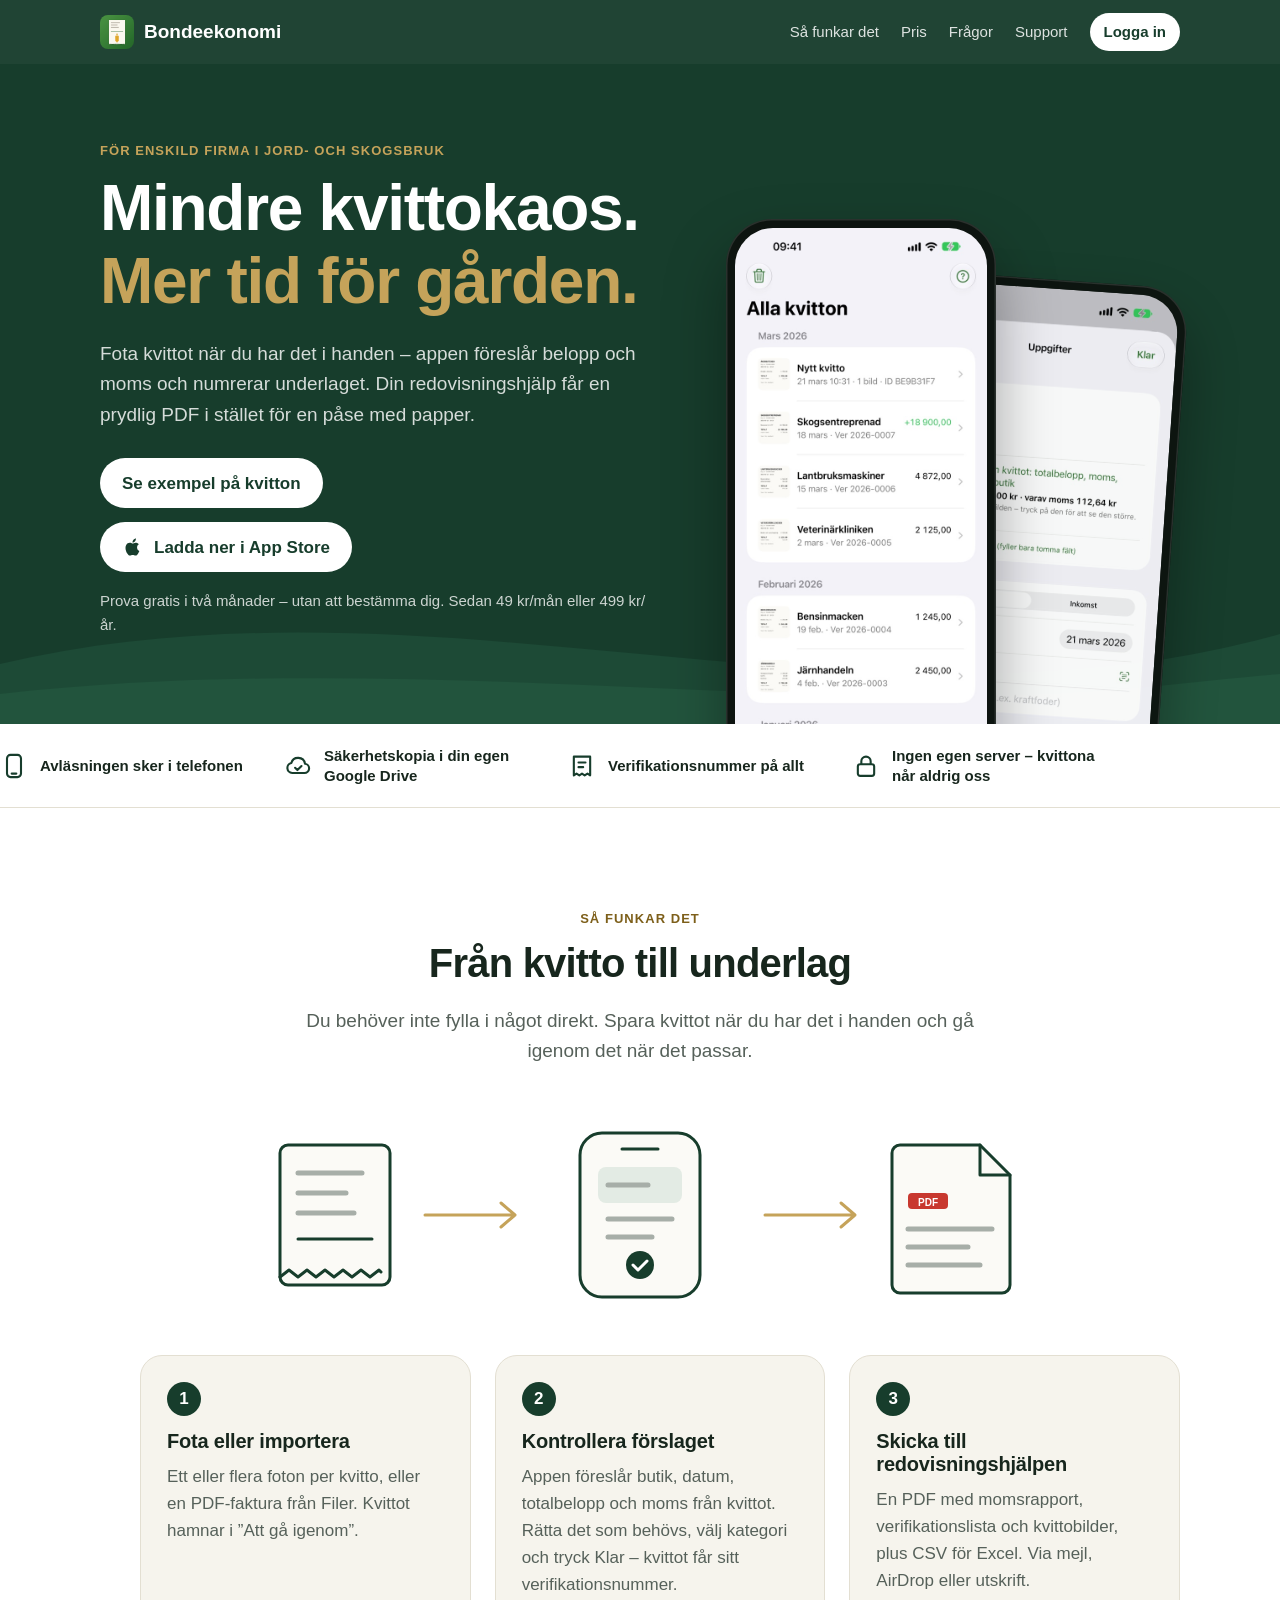
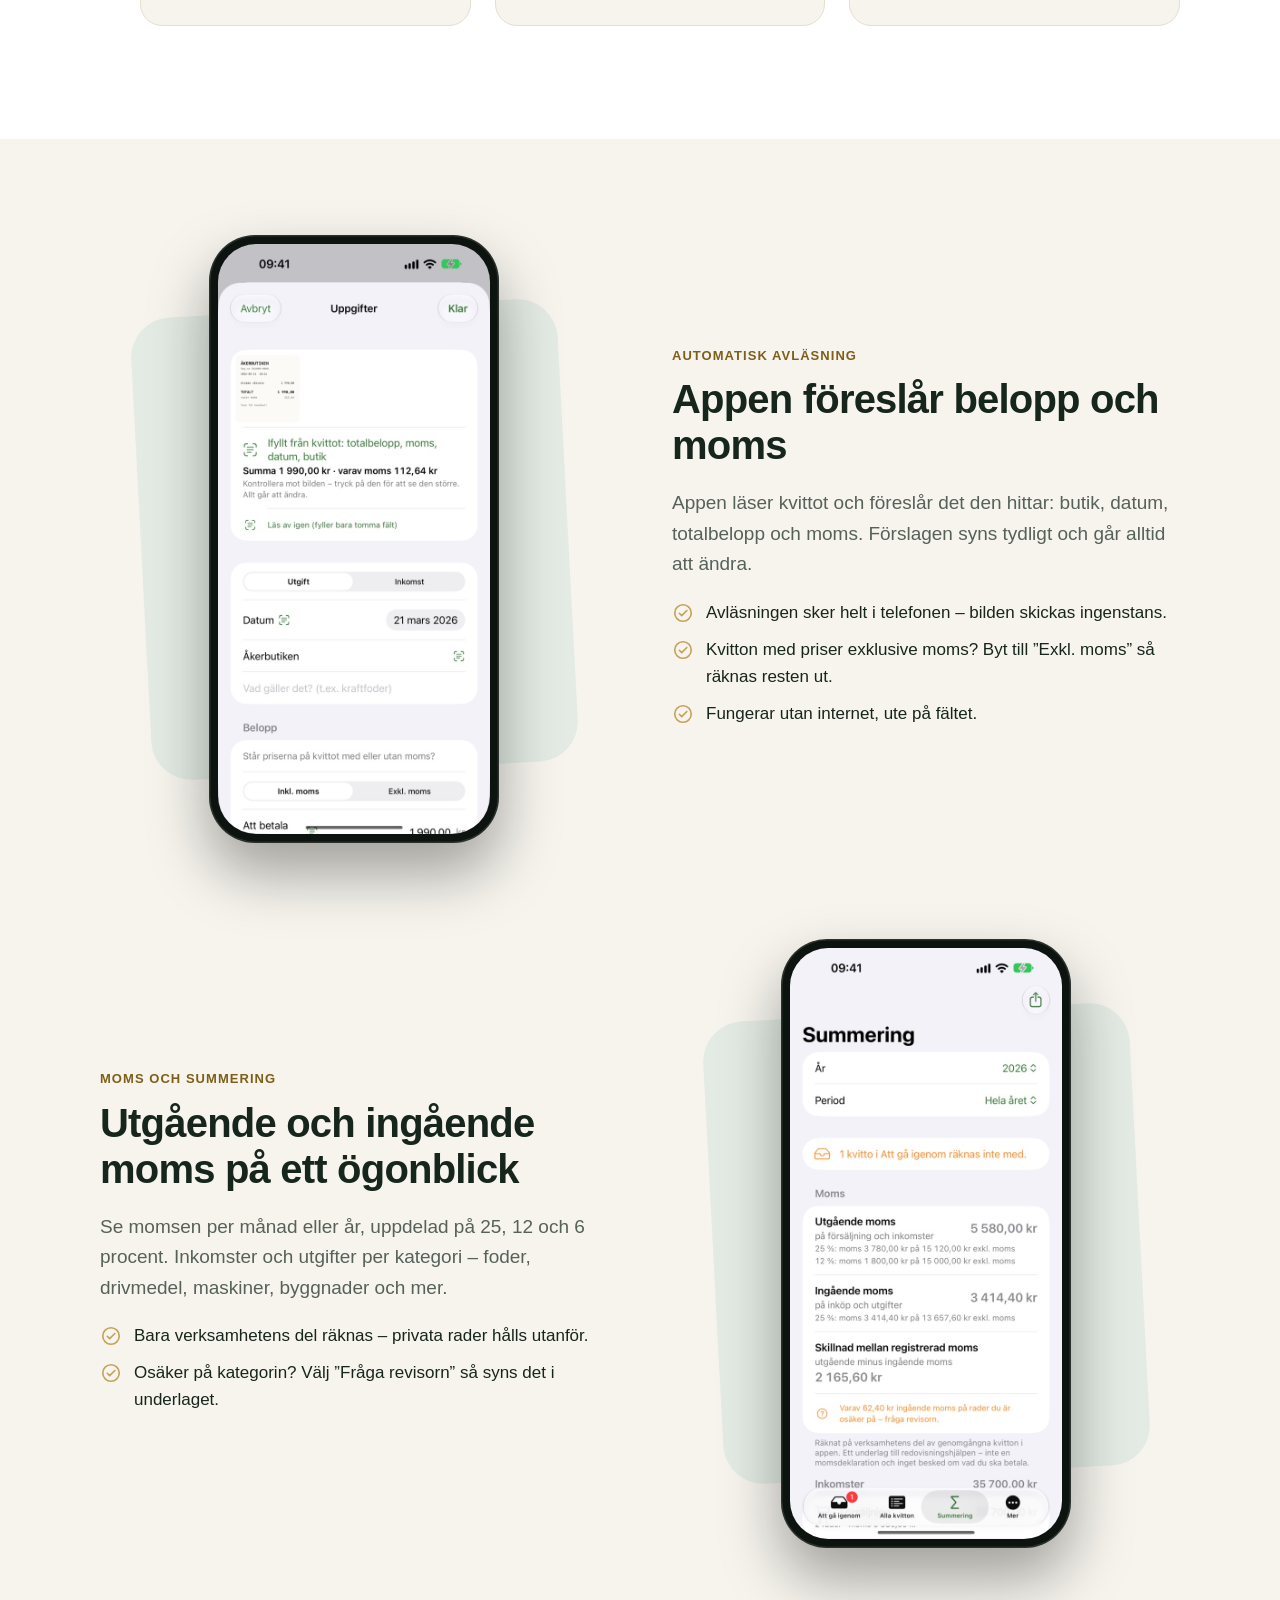
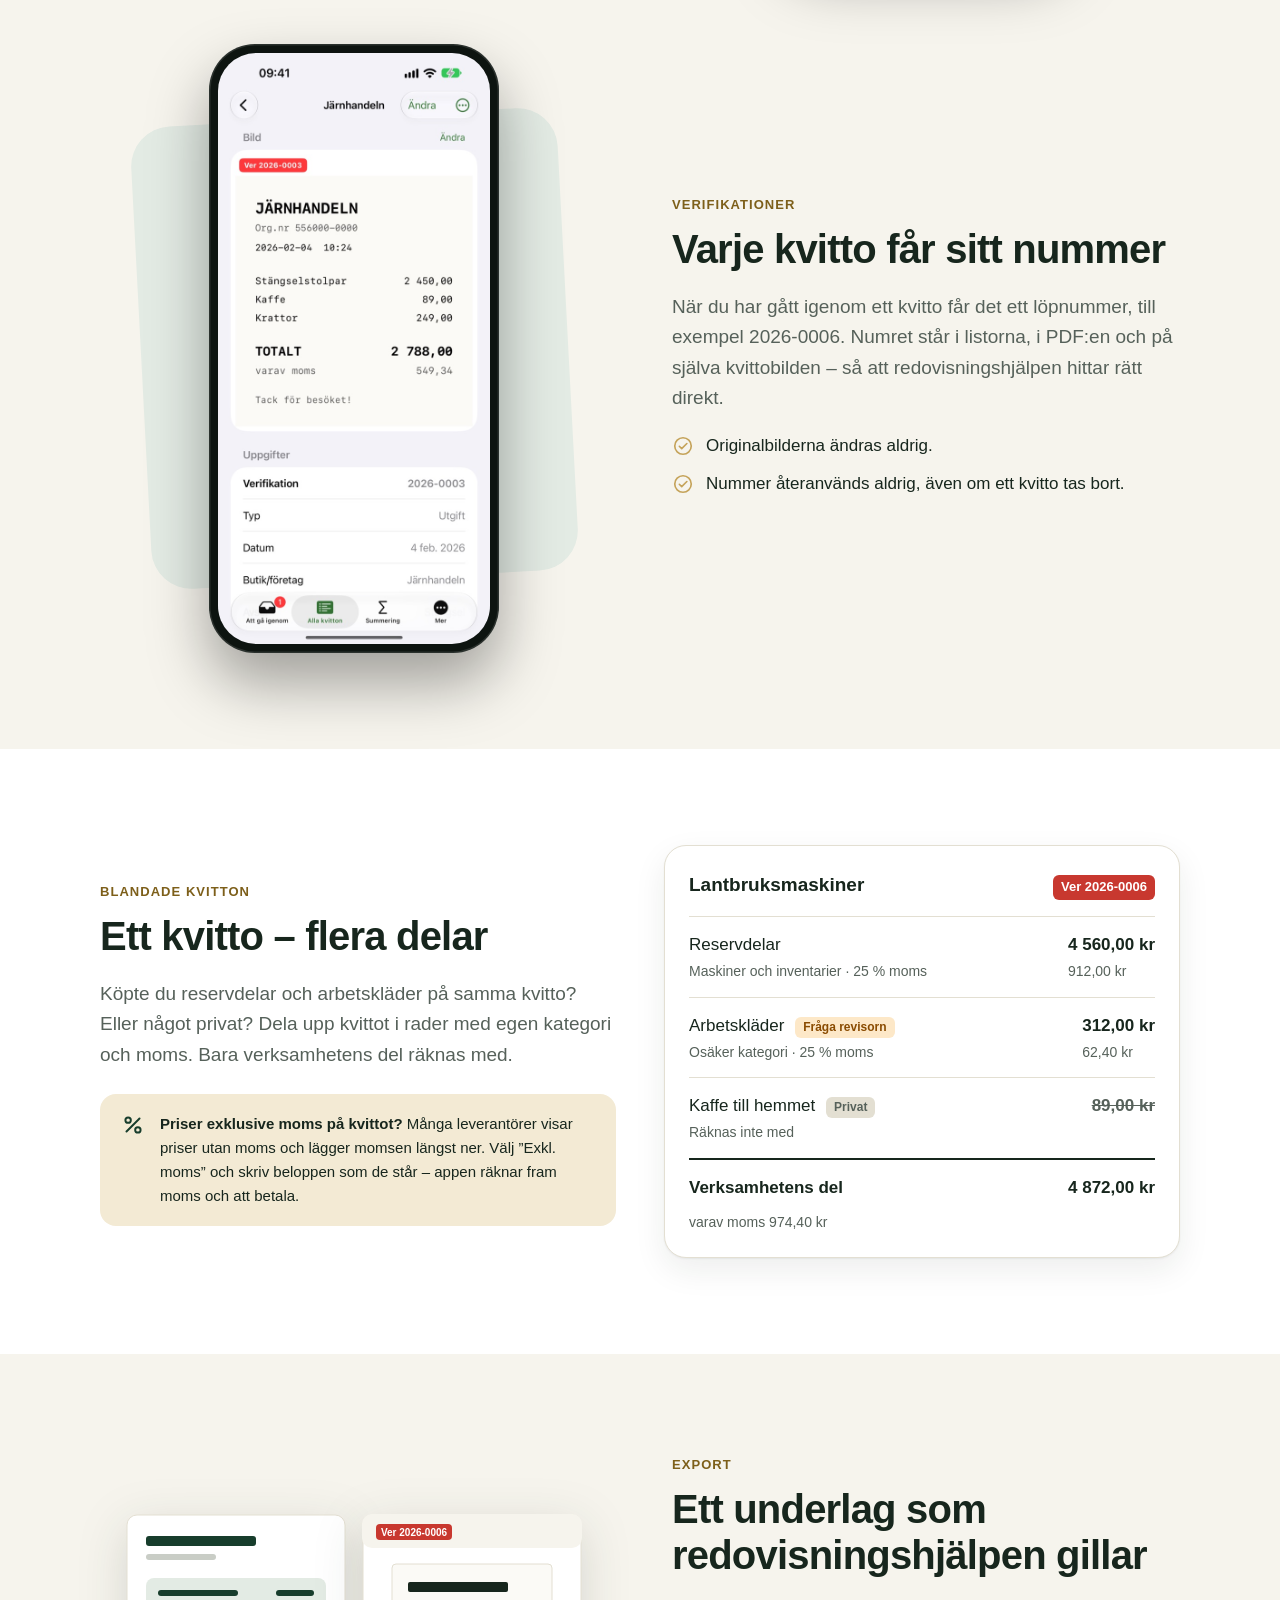
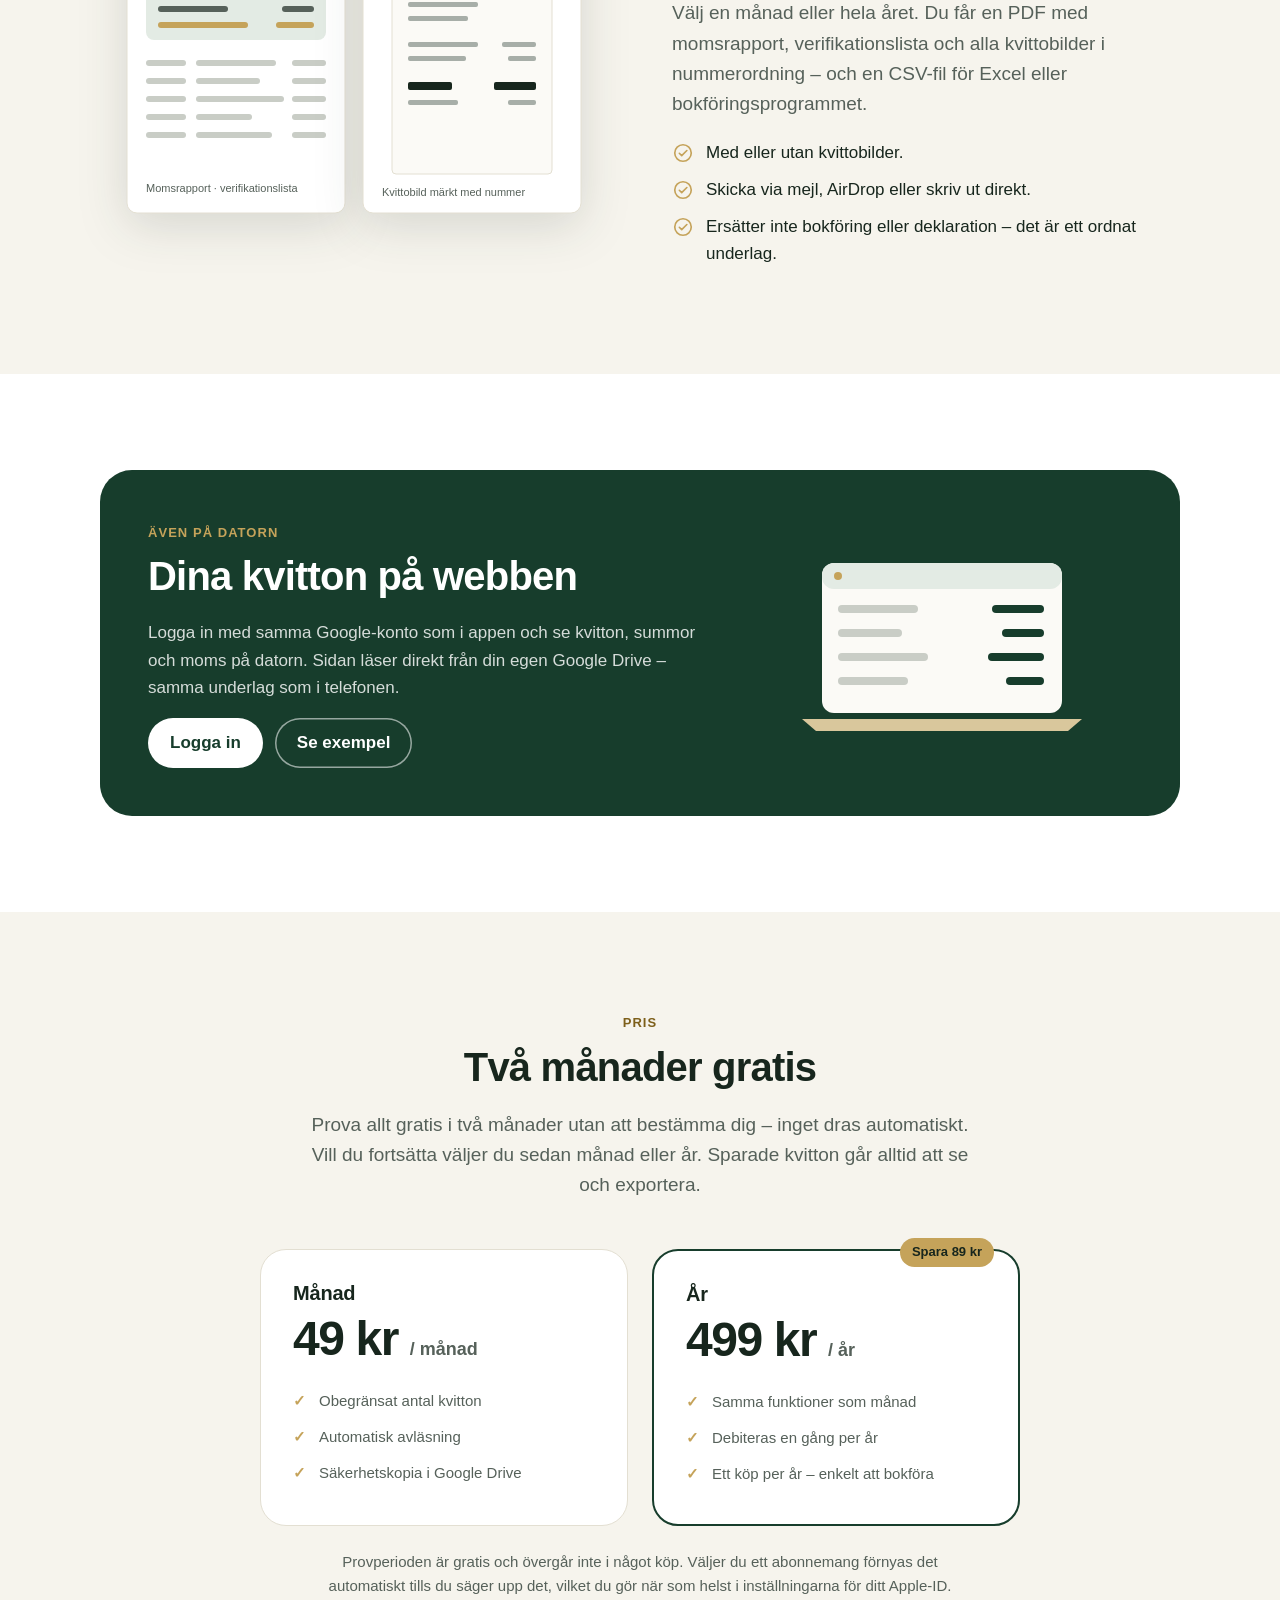
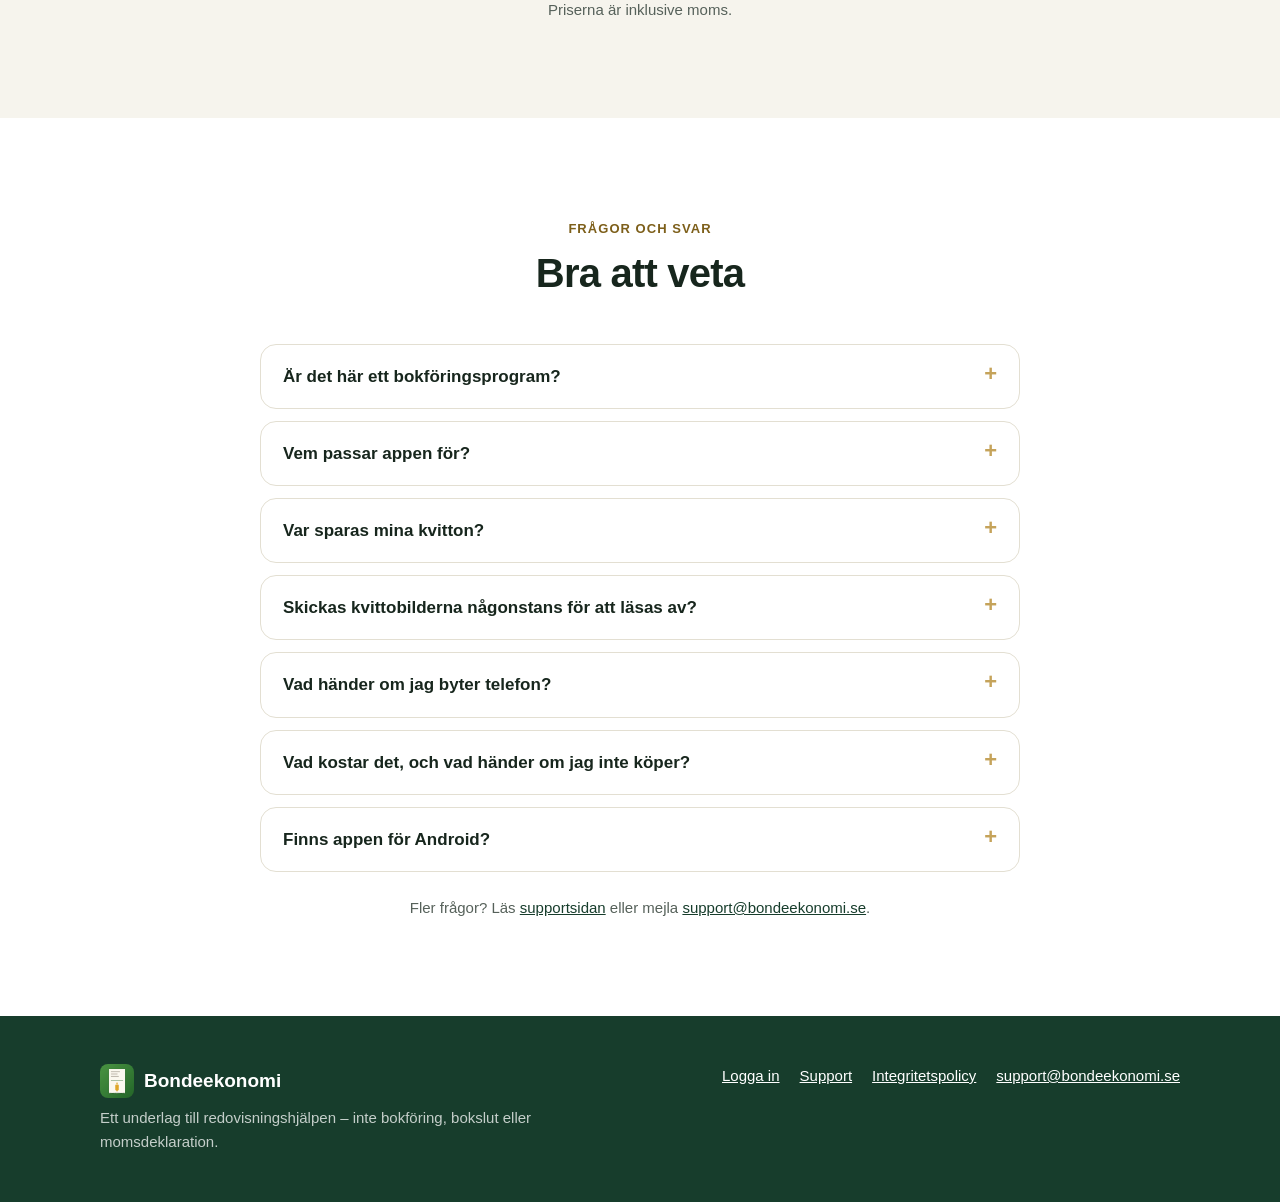
<file: index.html>
<!doctype html>
<html lang="sv">
<head>
  <meta charset="utf-8">
  <meta http-equiv="Content-Security-Policy" content="default-src 'none'; img-src 'self'; style-src 'self'; base-uri 'self'; form-action 'none'; object-src 'none'">
  <meta name="viewport" content="width=device-width, initial-scale=1">
  <title>Bondeekonomi – kvitton och moms för jord- och skogsbruk</title>
  <meta name="description" content="Fota kvitton och fakturor, få belopp och moms avlästa direkt i telefonen och ge redovisningshjälpen ett ordnat underlag med verifikationsnummer. För enskild firma inom jord- och skogsbruk.">
  <meta name="theme-color" content="#173d2c">
  <link rel="canonical" href="https://bondeekonomi.se/">
  <meta property="og:type" content="website">
  <meta property="og:locale" content="sv_SE">
  <meta property="og:site_name" content="Bondeekonomi">
  <meta property="og:title" content="Bondeekonomi – mindre kvittokaos, mer tid för gården">
  <meta property="og:description" content="Kvittoappen för enskild firma inom jord- och skogsbruk. Fota, kontrollera moms och skicka ett ordnat underlag till redovisningshjälpen.">
  <meta property="og:url" content="https://bondeekonomi.se/">
  <meta property="og:image" content="https://bondeekonomi.se/bilder/delning.jpg">
  <meta property="og:image:width" content="1200">
  <meta property="og:image:height" content="630">
  <meta name="twitter:card" content="summary_large_image">
  <link rel="icon" href="ikon.png" type="image/png">
  <link rel="apple-touch-icon" href="apple-touch-icon.png">
  <link rel="stylesheet" href="hem.css">
</head>
<body>
  <a class="hoppa" href="#innehåll">Hoppa till innehållet</a>

  <!-- Återanvända linjeikoner -->
  <svg width="0" height="0" class="ikonbank" aria-hidden="true">
    <defs>
      <symbol id="i-kamera" viewBox="0 0 24 24"><path d="M4 8h3l2-3h6l2 3h3a1 1 0 0 1 1 1v9a1 1 0 0 1-1 1H4a1 1 0 0 1-1-1V9a1 1 0 0 1 1-1z" fill="none" stroke="currentColor" stroke-width="1.8" stroke-linejoin="round"/><circle cx="12" cy="13" r="3.5" fill="none" stroke="currentColor" stroke-width="1.8"/></symbol>
      <symbol id="i-telefon" viewBox="0 0 24 24"><rect x="6" y="2.5" width="12" height="19" rx="3" fill="none" stroke="currentColor" stroke-width="1.8"/><path d="M10 18.5h4" stroke="currentColor" stroke-width="1.8" stroke-linecap="round"/></symbol>
      <symbol id="i-moln" viewBox="0 0 24 24"><path d="M7 18h10.5a4 4 0 0 0 .5-7.97A6 6 0 0 0 6.3 9.5 4.3 4.3 0 0 0 7 18z" fill="none" stroke="currentColor" stroke-width="1.8" stroke-linejoin="round"/><path d="m9.5 13.5 2 2 3.5-3.5" fill="none" stroke="currentColor" stroke-width="1.8" stroke-linecap="round" stroke-linejoin="round"/></symbol>
      <symbol id="i-nummer" viewBox="0 0 24 24"><path d="M5 4h14v16l-2.3-1.5L14.3 20 12 18.5 9.7 20l-2.4-1.5L5 20z" fill="none" stroke="currentColor" stroke-width="1.8" stroke-linejoin="round"/><path d="M9 9h6M9 13h4" stroke="currentColor" stroke-width="1.8" stroke-linecap="round"/></symbol>
      <symbol id="i-lås" viewBox="0 0 24 24"><rect x="5" y="10.5" width="14" height="10" rx="2" fill="none" stroke="currentColor" stroke-width="1.8"/><path d="M8 10.5V8a4 4 0 0 1 8 0v2.5" fill="none" stroke="currentColor" stroke-width="1.8"/></symbol>
      <symbol id="i-bock" viewBox="0 0 24 24"><circle cx="12" cy="12" r="9" fill="none" stroke="currentColor" stroke-width="1.8"/><path d="m8 12.3 2.6 2.6L16.2 9.3" fill="none" stroke="currentColor" stroke-width="1.8" stroke-linecap="round" stroke-linejoin="round"/></symbol>
      <symbol id="i-apple" viewBox="0 0 24 24"><path fill="currentColor" d="M16.4 12.6c0-2.3 1.9-3.4 2-3.5-1.1-1.6-2.8-1.8-3.4-1.8-1.4-.1-2.8.9-3.5.9s-1.9-.9-3.1-.8c-1.6 0-3 .9-3.8 2.3-1.6 2.8-.4 7 1.2 9.3.8 1.1 1.7 2.4 2.9 2.3 1.2 0 1.6-.7 3-.7s1.8.7 3.1.7c1.3 0 2.1-1.1 2.8-2.3.9-1.3 1.3-2.6 1.3-2.6s-2.5-1-2.5-3.8zM14.2 5.8c.6-.8 1.1-1.9 1-3-1 0-2.1.7-2.8 1.5-.6.7-1.1 1.8-1 2.9 1.1.1 2.1-.6 2.8-1.4z"/></symbol>
      <symbol id="i-procent" viewBox="0 0 24 24"><path d="M18 6 6 18" stroke="currentColor" stroke-width="1.8" stroke-linecap="round"/><circle cx="7.5" cy="7.5" r="2.5" fill="none" stroke="currentColor" stroke-width="1.8"/><circle cx="16.5" cy="16.5" r="2.5" fill="none" stroke="currentColor" stroke-width="1.8"/></symbol>
    </defs>
  </svg>

  <header class="huvud">
    <div class="ram">
      <a class="logga" href="./"><img src="ikon.png" alt="" width="34" height="34">Bondeekonomi</a>
      <nav class="meny" aria-label="Huvudmeny">
        <a href="#så-funkar-det">Så funkar det</a>
        <a href="#pris">Pris</a>
        <a href="#frågor">Frågor</a>
        <a href="support.html">Support</a>
        <a class="logga-in" href="app/">Logga in</a>
      </nav>
    </div>
  </header>

  <main id="innehåll">
    <!-- Topp -->
    <section class="topp">
      <svg class="åkrar" viewBox="0 0 1440 180" preserveAspectRatio="none" aria-hidden="true">
        <path d="M0 120 C240 70 480 90 720 110 S1200 150 1440 90 V180 H0Z" fill="#1d4a36"/>
        <path d="M0 150 C300 120 600 140 900 150 S1300 140 1440 130 V180 H0Z" fill="#22543d"/>
      </svg>
      <div class="ram">
        <div class="topp-text">
          <span class="etikett">För enskild firma i jord- och skogsbruk</span>
          <h1>Mindre kvittokaos. <em>Mer tid för gården.</em></h1>
          <p class="ingress">Fota kvittot när du har det i handen – appen föreslår belopp och moms och numrerar underlaget. Din redovisningshjälp får en prydlig PDF i stället för en påse med papper.</p>
          <div class="knappar">
            <a class="knapp ljus" href="app/?demo">Se exempel på kvitton</a>
          </div>
          <p><a class="knapp ljus" href="https://apps.apple.com/se/app/id6826544700"><svg aria-hidden="true"><use href="#i-apple"/></svg>Ladda ner i App Store</a></p>
          <p class="liten">Prova gratis i två månader – utan att bestämma dig. Sedan 49 kr/mån eller 499 kr/år.</p>
        </div>
        <div class="telefoner" aria-hidden="true">
          <div class="telefon"><img src="bilder/kvitton.jpg" alt="" width="600" height="1303"></div>
          <div class="telefon"><img src="bilder/avlasning.jpg" alt="" width="600" height="1303" loading="lazy"></div>
        </div>
      </div>
    </section>

    <!-- Förtroende -->
    <section class="fakta-rad" aria-label="Kort om appen">
      <ul class="ram">
        <li><svg aria-hidden="true"><use href="#i-telefon"/></svg>Avläsningen sker i telefonen</li>
        <li><svg aria-hidden="true"><use href="#i-moln"/></svg>Säkerhetskopia i din egen Google Drive</li>
        <li><svg aria-hidden="true"><use href="#i-nummer"/></svg>Verifikationsnummer på allt</li>
        <li><svg aria-hidden="true"><use href="#i-lås"/></svg>Ingen egen server – kvittona når aldrig oss</li>
      </ul>
    </section>

    <!-- Så funkar det -->
    <section class="avsnitt vit" id="så-funkar-det">
      <div class="ram">
        <div class="rubrik">
          <span class="etikett">Så funkar det</span>
          <h2>Från kvitto till underlag</h2>
          <p class="ingress">Du behöver inte fylla i något direkt. Spara kvittot när du har det i handen och gå igenom det när det passar.</p>
        </div>

        <svg class="flöde" viewBox="0 0 860 200" role="img" aria-label="Ett kvitto blir ett granskat underlag och sedan en PDF till redovisningshjälpen">
          <g fill="none" stroke-width="3" stroke-linecap="round" stroke-linejoin="round">
            <!-- Kvitto -->
            <rect x="70" y="30" width="110" height="140" rx="8" fill="#fbfaf6" stroke="#173d2c"/>
            <path d="M70 162 l9 -7 l9 7 l9 -7 l9 7 l9 -7 l9 7 l9 -7 l9 7 l9 -7 l9 7 l9 -7 l2 2" stroke="#173d2c"/>
            <path d="M88 58h64M88 78h48M88 98h56" stroke="#a7aea8" stroke-width="5"/>
            <path d="M88 124h74" stroke="#173d2c"/>
            <!-- Pil -->
            <path d="M215 100h90m-14 -12 14 12 -14 12" stroke="#c5a35a"/>
            <!-- Telefon med bock -->
            <rect x="370" y="18" width="120" height="164" rx="22" fill="#fbfaf6" stroke="#173d2c"/>
            <path d="M412 34h36" stroke="#173d2c"/>
            <rect x="388" y="52" width="84" height="36" rx="8" fill="#e3ebe4" stroke="none"/>
            <path d="M398 70h40M398 104h64M398 122h44" stroke="#a7aea8" stroke-width="5"/>
            <circle cx="430" cy="150" r="14" fill="#173d2c" stroke="none"/>
            <path d="m423 150 5 5 9 -9" stroke="#fff"/>
            <!-- Pil -->
            <path d="M555 100h90m-14 -12 14 12 -14 12" stroke="#c5a35a"/>
            <!-- PDF -->
            <path d="M690 30h80l30 30v110a8 8 0 0 1-8 8H690a8 8 0 0 1-8-8V38a8 8 0 0 1 8-8z" fill="#fbfaf6" stroke="#173d2c"/>
            <path d="M770 30v30h30" stroke="#173d2c"/>
            <rect x="698" y="78" width="40" height="16" rx="4" fill="#c8382f" stroke="none"/>
            <path d="M698 114h84M698 132h60M698 150h72" stroke="#a7aea8" stroke-width="5"/>
          </g>
          <text x="742" y="91" text-anchor="middle" font-size="10" font-weight="700" fill="#fff" font-family="-apple-system, sans-serif" transform="translate(-24 0)">PDF</text>
        </svg>

        <ol class="steg">
          <li><h3>Fota eller importera</h3><p>Ett eller flera foton per kvitto, eller en PDF-faktura från Filer. Kvittot hamnar i ”Att gå igenom”.</p></li>
          <li><h3>Kontrollera förslaget</h3><p>Appen föreslår butik, datum, totalbelopp och moms från kvittot. Rätta det som behövs, välj kategori och tryck Klar – kvittot får sitt verifikationsnummer.</p></li>
          <li><h3>Skicka till redovisningshjälpen</h3><p>En PDF med momsrapport, verifikationslista och kvittobilder, plus CSV för Excel. Via mejl, AirDrop eller utskrift.</p></li>
        </ol>
      </div>
    </section>

    <!-- Funktioner -->
    <section class="avsnitt">
      <div class="ram">
        <div class="funktion">
          <div class="funktion-bild"><div class="telefon"><img src="bilder/avlasning.jpg" alt="Appen har fyllt i totalbelopp, moms, datum och butik från ett kvitto från Åkerbutiken" width="600" height="1303" loading="lazy"></div></div>
          <div>
            <span class="etikett">Automatisk avläsning</span>
            <h2>Appen föreslår belopp och moms</h2>
            <p class="ingress">Appen läser kvittot och föreslår det den hittar: butik, datum, totalbelopp och moms. Förslagen syns tydligt och går alltid att ändra.</p>
            <ul>
              <li><svg aria-hidden="true"><use href="#i-bock"/></svg>Avläsningen sker helt i telefonen – bilden skickas ingenstans.</li>
              <li><svg aria-hidden="true"><use href="#i-bock"/></svg>Kvitton med priser exklusive moms? Byt till ”Exkl. moms” så räknas resten ut.</li>
              <li><svg aria-hidden="true"><use href="#i-bock"/></svg>Fungerar utan internet, ute på fältet.</li>
            </ul>
          </div>
        </div>

        <div class="funktion vänd">
          <div class="funktion-bild"><div class="telefon"><img src="bilder/moms.jpg" alt="Summeringen visar utgående moms, ingående moms och skillnaden för året" width="600" height="1303" loading="lazy"></div></div>
          <div>
            <span class="etikett">Moms och summering</span>
            <h2>Utgående och ingående moms på ett ögonblick</h2>
            <p class="ingress">Se momsen per månad eller år, uppdelad på 25, 12 och 6 procent. Inkomster och utgifter per kategori – foder, drivmedel, maskiner, byggnader och mer.</p>
            <ul>
              <li><svg aria-hidden="true"><use href="#i-bock"/></svg>Bara verksamhetens del räknas – privata rader hålls utanför.</li>
              <li><svg aria-hidden="true"><use href="#i-bock"/></svg>Osäker på kategorin? Välj ”Fråga revisorn” så syns det i underlaget.</li>
            </ul>
          </div>
        </div>

        <div class="funktion">
          <div class="funktion-bild"><div class="telefon"><img src="bilder/kvitto.jpg" alt="Ett kvitto från Järnhandeln märkt med verifikationsnummer 2026-0003" width="600" height="1303" loading="lazy"></div></div>
          <div>
            <span class="etikett">Verifikationer</span>
            <h2>Varje kvitto får sitt nummer</h2>
            <p class="ingress">När du har gått igenom ett kvitto får det ett löpnummer, till exempel 2026-0006. Numret står i listorna, i PDF:en och på själva kvittobilden – så att redovisningshjälpen hittar rätt direkt.</p>
            <ul>
              <li><svg aria-hidden="true"><use href="#i-bock"/></svg>Originalbilderna ändras aldrig.</li>
              <li><svg aria-hidden="true"><use href="#i-bock"/></svg>Nummer återanvänds aldrig, även om ett kvitto tas bort.</li>
            </ul>
          </div>
        </div>
      </div>
    </section>

    <!-- Ett kvitto, flera delar -->
    <section class="avsnitt vit">
      <div class="ram delat">
        <div>
          <span class="etikett">Blandade kvitton</span>
          <h2>Ett kvitto – flera delar</h2>
          <p class="ingress">Köpte du reservdelar och arbetskläder på samma kvitto? Eller något privat? Dela upp kvittot i rader med egen kategori och moms. Bara verksamhetens del räknas med.</p>
          <div class="exkl">
            <svg aria-hidden="true"><use href="#i-procent"/></svg>
            <p><strong>Priser exklusive moms på kvittot?</strong> Många leverantörer visar priser utan moms och lägger momsen längst ner. Välj ”Exkl. moms” och skriv beloppen som de står – appen räknar fram moms och att betala.</p>
          </div>
        </div>
        <article class="kvittokort" aria-label="Exempel på ett uppdelat kvitto">
          <header><strong>Lantbruksmaskiner</strong><span class="ver">Ver 2026-0006</span></header>
          <div class="del"><span>Reservdelar</span><span class="belopp">4 560,00 kr</span><small>Maskiner och inventarier · 25 % moms</small><small>912,00 kr</small></div>
          <div class="del"><span>Arbetskläder <span class="märke osäker">Fråga revisorn</span></span><span class="belopp">312,00 kr</span><small>Osäker kategori · 25 % moms</small><small>62,40 kr</small></div>
          <div class="del privat"><span>Kaffe till hemmet <span class="märke privat">Privat</span></span><span class="belopp">89,00 kr</span><small>Räknas inte med</small><small></small></div>
          <footer><span>Verksamhetens del</span><span>4 872,00 kr</span></footer>
          <p class="not">varav moms 974,40 kr</p>
        </article>
      </div>
    </section>

    <!-- Export -->
    <section class="avsnitt">
      <div class="ram">
        <div class="funktion vänd">
          <div class="pdf" aria-hidden="true">
            <svg viewBox="0 0 220 300">
              <rect x="1" y="1" width="218" height="298" rx="10" fill="#fff" stroke="#e3dfd2"/>
              <rect x="20" y="22" width="110" height="10" rx="3" fill="#173d2c"/>
              <rect x="20" y="40" width="70" height="6" rx="3" fill="#c9cdc6"/>
              <rect x="20" y="64" width="180" height="62" rx="8" fill="#e3ebe4"/>
              <rect x="32" y="76" width="80" height="6" rx="3" fill="#173d2c"/><rect x="150" y="76" width="38" height="6" rx="3" fill="#173d2c"/>
              <rect x="32" y="92" width="70" height="6" rx="3" fill="#56615a"/><rect x="156" y="92" width="32" height="6" rx="3" fill="#56615a"/>
              <rect x="32" y="108" width="90" height="6" rx="3" fill="#c5a35a"/><rect x="150" y="108" width="38" height="6" rx="3" fill="#c5a35a"/>
              <g fill="#c9cdc6"><rect x="20" y="146" width="40" height="6" rx="3"/><rect x="70" y="146" width="80" height="6" rx="3"/><rect x="166" y="146" width="34" height="6" rx="3"/>
              <rect x="20" y="164" width="40" height="6" rx="3"/><rect x="70" y="164" width="64" height="6" rx="3"/><rect x="166" y="164" width="34" height="6" rx="3"/>
              <rect x="20" y="182" width="40" height="6" rx="3"/><rect x="70" y="182" width="88" height="6" rx="3"/><rect x="166" y="182" width="34" height="6" rx="3"/>
              <rect x="20" y="200" width="40" height="6" rx="3"/><rect x="70" y="200" width="56" height="6" rx="3"/><rect x="166" y="200" width="34" height="6" rx="3"/>
              <rect x="20" y="218" width="40" height="6" rx="3"/><rect x="70" y="218" width="76" height="6" rx="3"/><rect x="166" y="218" width="34" height="6" rx="3"/></g>
              <text x="20" y="278" font-size="11" fill="#56615a" font-family="-apple-system, sans-serif">Momsrapport · verifikationslista</text>
            </svg>
            <svg viewBox="0 0 220 300">
              <rect x="1" y="1" width="218" height="298" rx="10" fill="#fff" stroke="#e3dfd2"/>
              <rect x="0" y="0" width="220" height="34" rx="10" fill="#f6f4ed"/>
              <rect x="14" y="10" width="76" height="16" rx="4" fill="#c8382f"/>
              <text x="52" y="22" text-anchor="middle" font-size="10" font-weight="700" fill="#fff" font-family="-apple-system, sans-serif">Ver 2026-0006</text>
              <rect x="30" y="50" width="160" height="210" rx="4" fill="#fbfaf6" stroke="#e3dfd2"/>
              <rect x="46" y="68" width="100" height="10" rx="2" fill="#17261d"/>
              <g fill="#a7aea8"><rect x="46" y="88" width="70" height="5" rx="2"/><rect x="46" y="102" width="60" height="5" rx="2"/>
              <rect x="46" y="128" width="70" height="5" rx="2"/><rect x="140" y="128" width="34" height="5" rx="2"/>
              <rect x="46" y="142" width="58" height="5" rx="2"/><rect x="146" y="142" width="28" height="5" rx="2"/></g>
              <rect x="46" y="168" width="44" height="8" rx="2" fill="#17261d"/><rect x="132" y="168" width="42" height="8" rx="2" fill="#17261d"/>
              <rect x="46" y="186" width="50" height="5" rx="2" fill="#a7aea8"/><rect x="146" y="186" width="28" height="5" rx="2" fill="#a7aea8"/>
              <text x="20" y="282" font-size="11" fill="#56615a" font-family="-apple-system, sans-serif">Kvittobild märkt med nummer</text>
            </svg>
          </div>
          <div>
            <span class="etikett">Export</span>
            <h2>Ett underlag som redovisningshjälpen gillar</h2>
            <p class="ingress">Välj en månad eller hela året. Du får en PDF med momsrapport, verifikationslista och alla kvittobilder i nummerordning – och en CSV-fil för Excel eller bokföringsprogrammet.</p>
            <ul>
              <li><svg aria-hidden="true"><use href="#i-bock"/></svg>Med eller utan kvittobilder.</li>
              <li><svg aria-hidden="true"><use href="#i-bock"/></svg>Skicka via mejl, AirDrop eller skriv ut direkt.</li>
              <li><svg aria-hidden="true"><use href="#i-bock"/></svg>Ersätter inte bokföring eller deklaration – det är ett ordnat underlag.</li>
            </ul>
          </div>
        </div>
      </div>
    </section>

    <!-- Webb -->
    <section class="avsnitt vit">
      <div class="ram">
        <div class="webbruta">
          <div>
            <span class="etikett">Även på datorn</span>
            <h2>Dina kvitton på webben</h2>
            <p>Logga in med samma Google-konto som i appen och se kvitton, summor och moms på datorn. Sidan läser direkt från din egen Google Drive – samma underlag som i telefonen.</p>
            <div class="knappar">
              <a class="knapp ljus" href="app/">Logga in</a>
              <a class="knapp kontur" href="app/?demo">Se exempel</a>
            </div>
          </div>
          <svg class="illustration" viewBox="0 0 300 200" aria-hidden="true">
            <rect x="30" y="20" width="240" height="150" rx="12" fill="#fbfaf6"/>
            <rect x="30" y="20" width="240" height="26" rx="12" fill="#e3ebe4"/>
            <circle cx="46" cy="33" r="4" fill="#c5a35a"/>
            <g fill="#c9cdc6"><rect x="46" y="62" width="80" height="8" rx="4"/><rect x="46" y="86" width="64" height="8" rx="4"/><rect x="46" y="110" width="90" height="8" rx="4"/><rect x="46" y="134" width="70" height="8" rx="4"/></g>
            <g fill="#173d2c"><rect x="200" y="62" width="52" height="8" rx="4"/><rect x="210" y="86" width="42" height="8" rx="4"/><rect x="196" y="110" width="56" height="8" rx="4"/><rect x="214" y="134" width="38" height="8" rx="4"/></g>
            <path d="M10 176h280l-14 12H24z" fill="#d9c79c"/>
          </svg>
        </div>
      </div>
    </section>

    <!-- Pris -->
    <section class="avsnitt" id="pris">
      <div class="ram">
        <div class="rubrik">
          <span class="etikett">Pris</span>
          <h2>Två månader gratis</h2>
          <p class="ingress">Prova allt gratis i två månader utan att bestämma dig – inget dras automatiskt. Vill du fortsätta väljer du sedan månad eller år. Sparade kvitton går alltid att se och exportera.</p>
        </div>
        <div class="priser">
          <div class="pris">
            <h3>Månad</h3>
            <div class="belopp">49 kr <small>/ månad</small></div>
            <ul><li>Obegränsat antal kvitton</li><li>Automatisk avläsning</li><li>Säkerhetskopia i Google Drive</li></ul>
          </div>
          <div class="pris vald">
            <span class="spara">Spara 89 kr</span>
            <h3>År</h3>
            <div class="belopp">499 kr <small>/ år</small></div>
            <ul><li>Samma funktioner som månad</li><li>Debiteras en gång per år</li><li>Ett köp per år – enkelt att bokföra</li></ul>
          </div>
        </div>
        <p class="prisnot">Provperioden är gratis och övergår inte i något köp. Väljer du ett abonnemang förnyas det automatiskt tills du säger upp det, vilket du gör när som helst i inställningarna för ditt Apple-ID. Priserna är inklusive moms.</p>
      </div>
    </section>

    <!-- Frågor -->
    <section class="avsnitt vit" id="frågor">
      <div class="ram">
        <div class="rubrik">
          <span class="etikett">Frågor och svar</span>
          <h2>Bra att veta</h2>
        </div>
        <div class="frågor">
          <details><summary>Är det här ett bokföringsprogram?</summary><p>Nej. Bondeekonomi samlar och ordnar kvitton och fakturor så att din redovisningshjälp får ett tydligt underlag. Bokföring, bokslut och deklaration görs som vanligt.</p></details>
          <details><summary>Vem passar appen för?</summary><p>Dig som driver jord- eller skogsbruk som enskild näringsidkare och vill slippa pärmar och kvittopåsar – men behålla ordningen.</p></details>
          <details><summary>Var sparas mina kvitton?</summary><p>I telefonen. Om du vill även i en mapp som heter Bondeekonomi i din egen Google Drive. Appen ser bara filer den själv har skapat. Vi har ingen egen server och sparar inga kvitton hos oss.</p></details>
          <details><summary>Skickas kvittobilderna någonstans för att läsas av?</summary><p>Nej. Avläsningen av belopp, moms, datum och butik görs helt i telefonen.</p></details>
          <details><summary>Vad händer om jag byter telefon?</summary><p>Logga in med samma Google-konto i appen på den nya telefonen, så kommer kvittona tillbaka från säkerhetskopian – utan dubbletter.</p></details>
          <details><summary>Vad kostar det, och vad händer om jag inte köper?</summary><p>Du provar gratis i två månader utan att bestämma dig – inget dras automatiskt. Vill du fortsätta kostar Bondeekonomi sedan 49 kr i månaden eller 499 kr om året. Sparade kvitton kan du alltid se, rätta och exportera, även utan köp. Nya kvitton, avläsning och säkerhetskopia kräver fullversionen.</p></details>
          <details><summary>Finns appen för Android?</summary><p>Inte än. Bondeekonomi finns för iPhone. Kvittona går att se på webben från vilken dator som helst.</p></details>
        </div>
        <p class="prisnot">Fler frågor? Läs <a href="support.html">supportsidan</a> eller mejla <a href="mailto:support@bondeekonomi.se">support@bondeekonomi.se</a>.</p>
      </div>
    </section>
  </main>

  <footer class="fot">
    <div class="ram">
      <div>
        <a class="logga" href="./"><img src="ikon.png" alt="" width="34" height="34">Bondeekonomi</a>
        <p>Ett underlag till redovisningshjälpen – inte bokföring, bokslut eller momsdeklaration.</p>
      </div>
      <nav aria-label="Sidfot">
        <a href="app/">Logga in</a>
        <a href="support.html">Support</a>
        <a href="integritetspolicy.html">Integritetspolicy</a>
        <a href="mailto:support@bondeekonomi.se">support@bondeekonomi.se</a>
      </nav>
    </div>
  </footer>
</body>
</html>
</file>
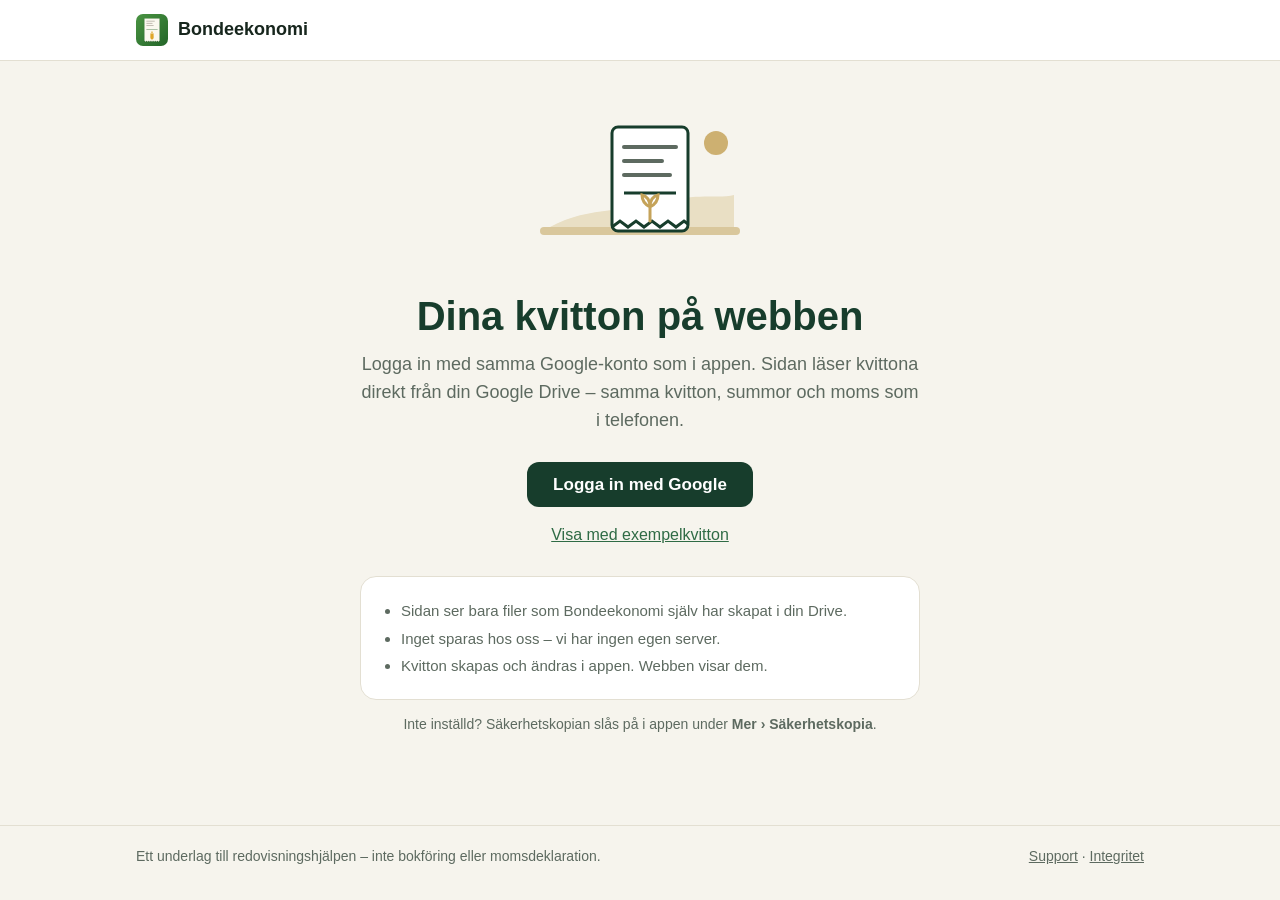
<file: app/index.html>
<!doctype html>
<html lang="sv">
<head>
  <meta charset="utf-8">
  <meta name="viewport" content="width=device-width, initial-scale=1">
  <title>Mina kvitton – Bondeekonomi</title>
  <meta name="description" content="Se dina kvitton från appen Bondeekonomi direkt från din Google Drive.">
  <meta name="robots" content="noindex">
  <meta http-equiv="Content-Security-Policy" content="default-src 'self'; script-src 'self' https://accounts.google.com/gsi/client; style-src 'self' https://accounts.google.com/gsi/style; connect-src 'self' https://www.googleapis.com https://accounts.google.com/gsi/; frame-src https://accounts.google.com/gsi/; img-src 'self' blob: data:; object-src 'none'; base-uri 'self'; form-action 'none'">
  <link rel="icon" href="../ikon.png" type="image/png">
  <link rel="apple-touch-icon" href="../apple-touch-icon.png">
  <link rel="stylesheet" href="app.css">
  <script src="konfig.js" defer></script>
  <script src="logik.js" defer></script>
  <script src="drive.js" defer></script>
  <script src="demo.js" defer></script>
  <!-- Googles inloggningsskript laddas först när man vill logga in (drive.js). -->
  <script src="app.js" defer></script>
</head>
<body>
  <header class="topp">
    <div class="ram topp-inre">
      <a class="logga" href="../"><img src="../ikon.png" alt="" width="32" height="32">Bondeekonomi</a>
      <div class="konto" id="konto" hidden>
        <span id="kontonamn"></span>
        <button type="button" class="länkknapp" id="loggaUt">Logga ut</button>
      </div>
    </div>
  </header>

  <main class="ram">
    <p class="fel" id="fel" role="alert" hidden></p>

    <!-- Inloggning -->
    <section class="inloggning" id="inloggning">
      <svg class="illustration" viewBox="0 0 240 160" aria-hidden="true">
        <rect x="20" y="118" width="200" height="8" rx="4" fill="var(--åker)"/>
        <path d="M30 118 C70 96 110 104 150 92 C180 84 200 90 214 86 L214 118 Z" fill="var(--åker-ljus)"/>
        <rect x="92" y="18" width="76" height="104" rx="6" fill="var(--yta)" stroke="var(--grön)" stroke-width="3"/>
        <path d="M92 118 l8 -6 l8 6 l8 -6 l8 6 l8 -6 l8 6 l8 -6 l8 6 l8 -6 l4 3" fill="none" stroke="var(--grön)" stroke-width="3"/>
        <line x1="104" y1="38" x2="156" y2="38" stroke="var(--dov)" stroke-width="4" stroke-linecap="round"/>
        <line x1="104" y1="52" x2="142" y2="52" stroke="var(--dov)" stroke-width="4" stroke-linecap="round"/>
        <line x1="104" y1="66" x2="150" y2="66" stroke="var(--dov)" stroke-width="4" stroke-linecap="round"/>
        <line x1="104" y1="84" x2="156" y2="84" stroke="var(--grön)" stroke-width="3"/>
        <path d="M130 112 v-18 M130 98 q-8 -4 -8 -12 q8 2 8 12 M130 98 q8 -4 8 -12 q-8 2 -8 12" fill="none" stroke="var(--guld)" stroke-width="3" stroke-linecap="round"/>
        <circle cx="196" cy="34" r="12" fill="var(--guld)" opacity=".85"/>
      </svg>
      <h1>Dina kvitton på webben</h1>
      <p class="ingress">Logga in med samma Google-konto som i appen. Sidan läser kvittona direkt från din Google Drive – samma kvitton, summor och moms som i telefonen.</p>
      <button type="button" class="knapp" id="loggaIn">Logga in med Google</button>
      <p><a href="?demo" id="demolänk">Visa med exempelkvitton</a></p>
      <ul class="fakta">
        <li>Sidan ser bara filer som Bondeekonomi själv har skapat i din Drive.</li>
        <li>Inget sparas hos oss – vi har ingen egen server.</li>
        <li>Kvitton skapas och ändras i appen. Webben visar dem.</li>
      </ul>
      <p class="liten" id="deladdator" hidden>Delar du datorn med andra? Logga även ut från ditt Google-konto i webbläsaren.</p>
      <p class="liten">Inte inställd? Säkerhetskopian slås på i appen under <strong>Mer › Säkerhetskopia</strong>.</p>
    </section>

    <!-- Laddar -->
    <section class="laddar" id="laddar" hidden>
      <div class="snurra" aria-hidden="true"></div>
      <p id="laddartext">Hämtar dina kvitton från Google Drive …</p>
    </section>

    <!-- Kvitton och summering -->
    <section id="innehåll" hidden>
      <p class="fel" id="ofullständigt" role="status" hidden></p>
      <div class="demoband" id="demoband" hidden>Exempelkvitton – inga riktiga uppgifter. <a href="./">Logga in för att se dina egna.</a></div>
      <div class="verktyg">
        <div class="flikar" role="tablist">
          <button type="button" role="tab" id="flikKvitton" aria-selected="true">Kvitton</button>
          <button type="button" role="tab" id="flikSummering" aria-selected="false">Summering</button>
        </div>
        <div class="val">
          <label>År <select id="år"></select></label>
          <label>Period <select id="månad"></select></label>
          <label id="visaval">Visa <select id="visa">
            <option value="alla">Alla kvitton</option>
            <option value="utgift">Utgifter</option>
            <option value="inkomst">Inkomster</option>
            <option value="attGåIgenom">Att gå igenom</option>
          </select></label>
          <label id="kategorival">Kategori <select id="kategori"></select></label>
          <label id="sorteringsval">Sortera <select id="sortering">
            <option value="datum">Datum</option>
            <option value="belopp">Belopp</option>
          </select></label>
          <label id="sökval">Sök <input type="search" id="sök" placeholder="Butik, text, belopp eller verifikation"></label>
        </div>
      </div>

      <div id="kvittolista"></div>
      <div id="summering" hidden></div>
    </section>
  </main>

  <dialog id="detalj" aria-labelledby="detaljrubrik">
    <div class="detalj-inre">
      <button type="button" class="stäng" id="stängDetalj" aria-label="Stäng">×</button>
      <div id="detaljinnehåll"></div>
    </div>
  </dialog>

  <footer class="fot">
    <div class="ram">
      <span>Ett underlag till redovisningshjälpen – inte bokföring eller momsdeklaration.</span>
      <span><a href="../support.html">Support</a> · <a href="../integritetspolicy.html">Integritet</a></span>
    </div>
  </footer>
</body>
</html>
</file>
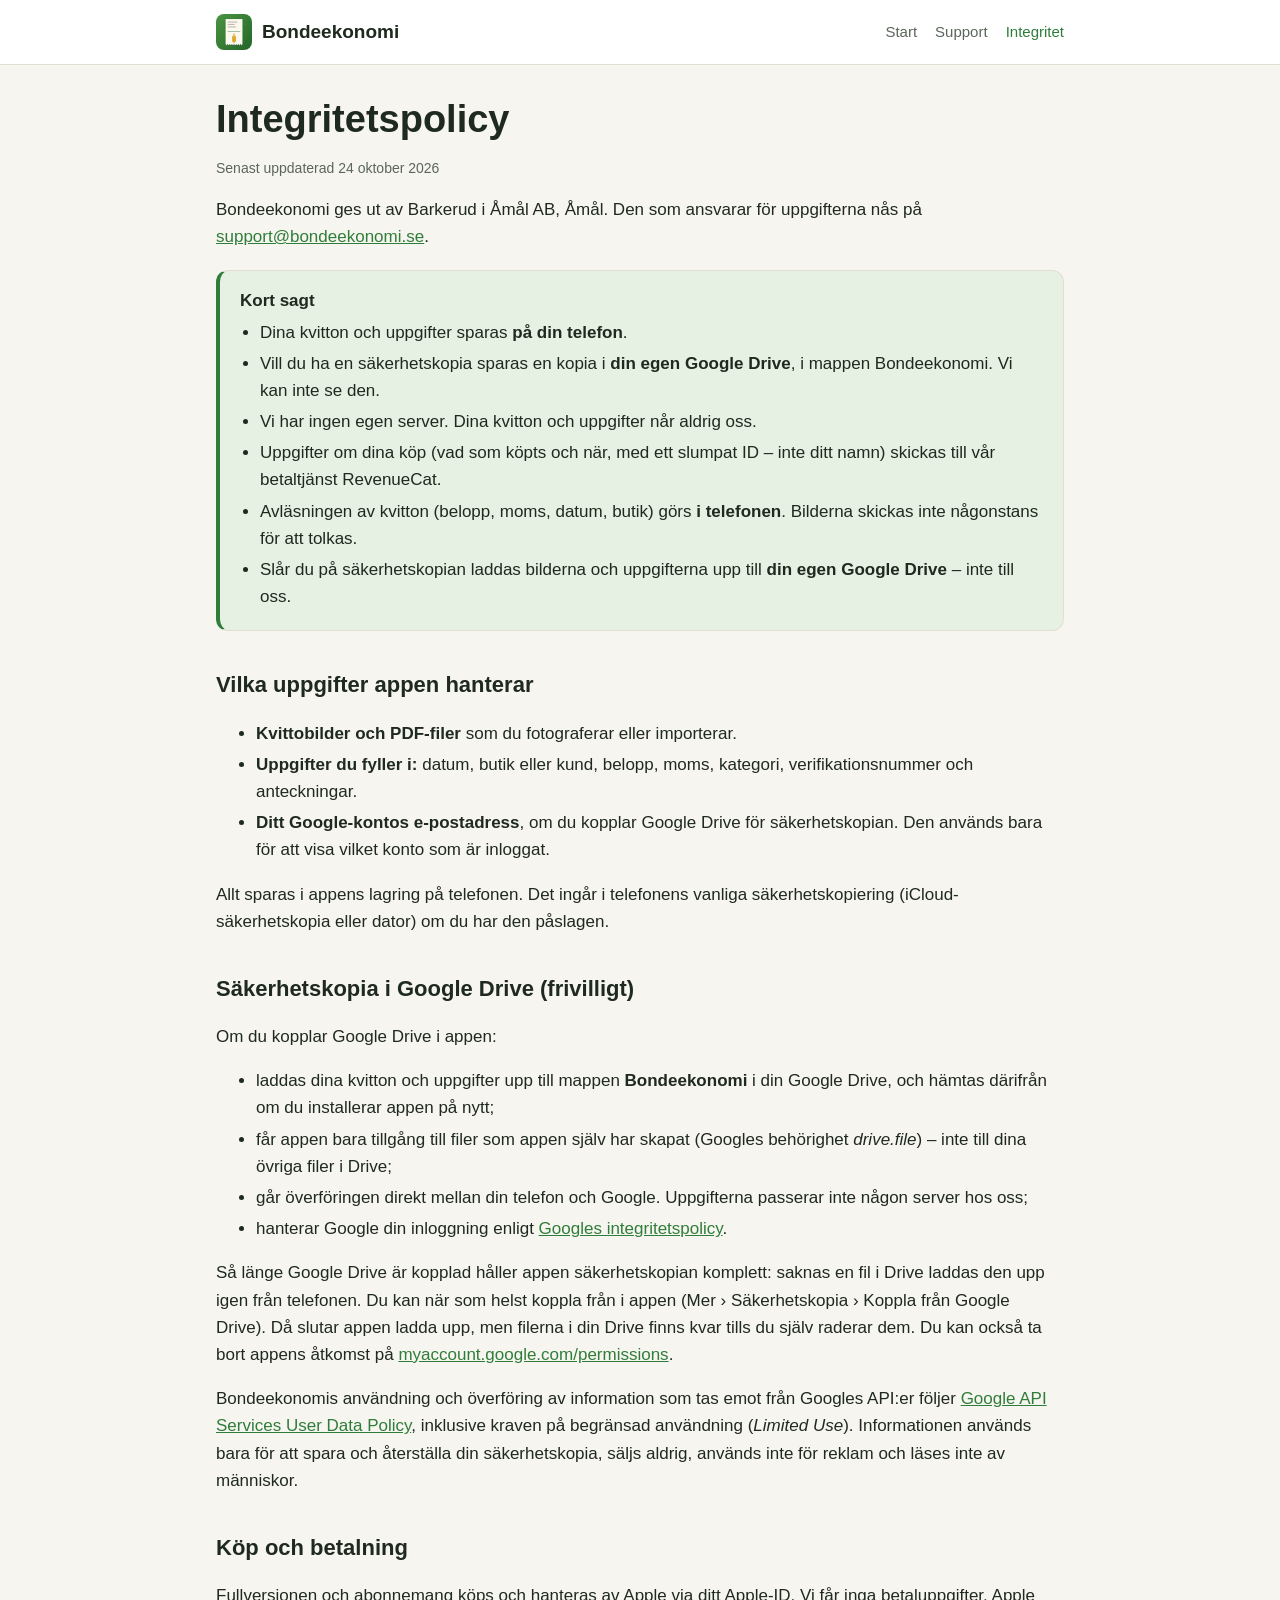
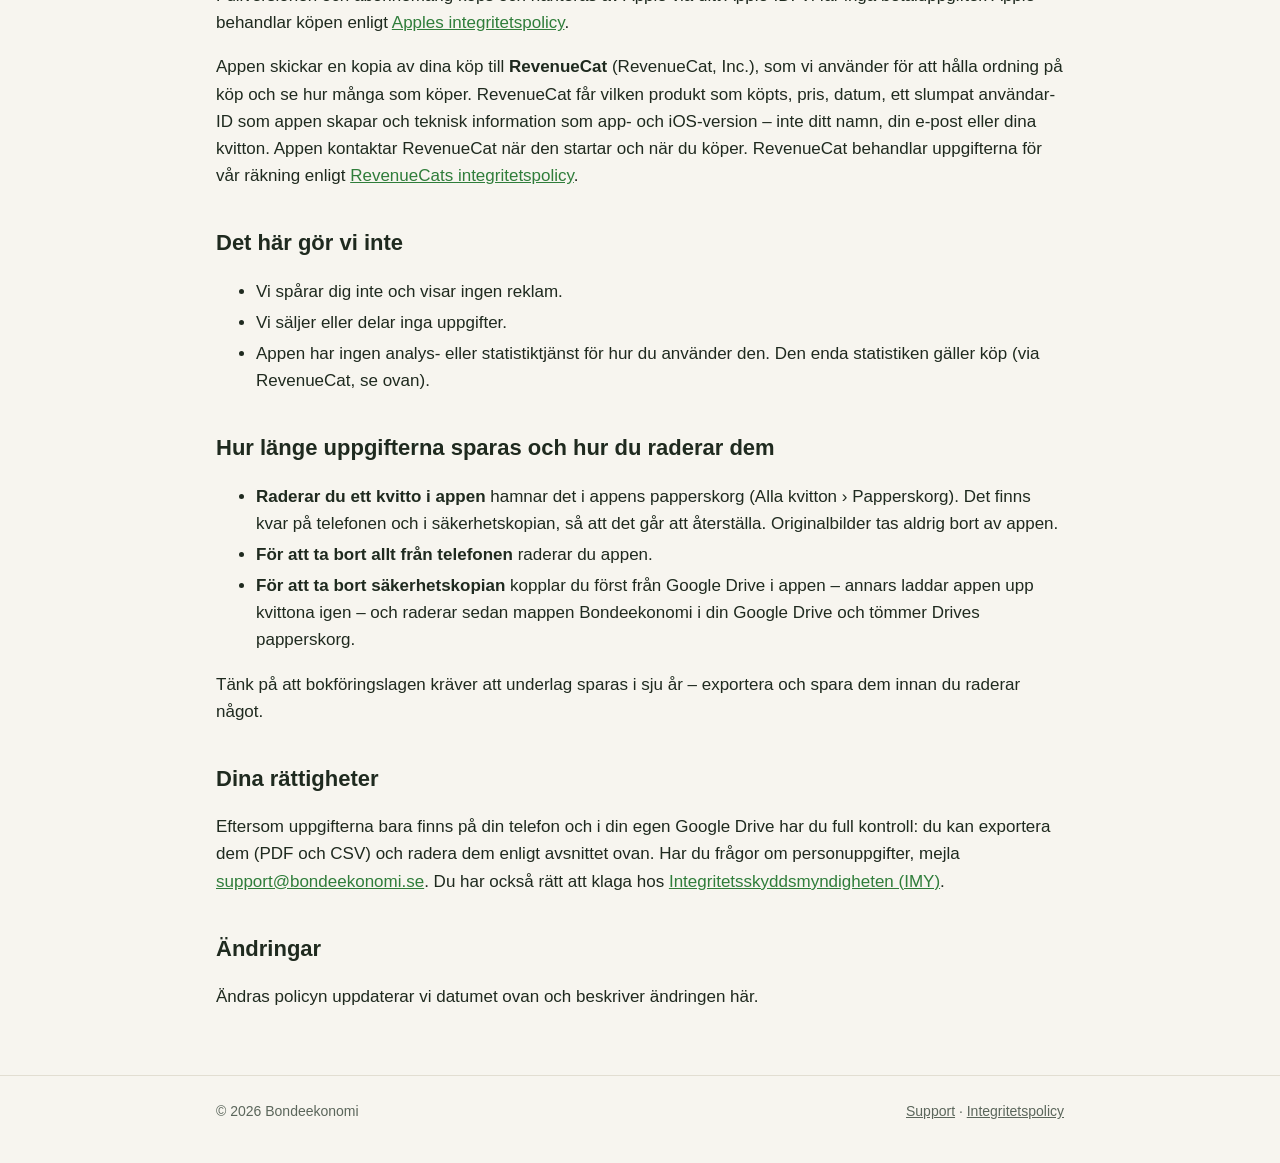
<file: integritetspolicy.html>
<!doctype html>
<html lang="sv">
<head>
  <meta charset="utf-8">
  <meta http-equiv="Content-Security-Policy" content="default-src 'none'; img-src 'self'; style-src 'self'; base-uri 'self'; form-action 'none'; object-src 'none'">
  <meta name="viewport" content="width=device-width, initial-scale=1">
  <title>Integritetspolicy – Bondeekonomi</title>
  <meta name="description" content="Hur appen Bondeekonomi hanterar dina kvitton och uppgifter.">
  <link rel="icon" href="ikon.png" type="image/png">
  <link rel="apple-touch-icon" href="apple-touch-icon.png">
  <link rel="stylesheet" href="stil.css">
</head>
<body>
  <header class="huvud">
    <div class="ram">
      <a class="logga" href="./"><img src="ikon.png" alt="">Bondeekonomi</a>
      <nav class="meny">
        <a href="./">Start</a>
        <a href="support.html">Support</a>
        <a href="integritetspolicy.html" aria-current="page">Integritet</a>
      </nav>
    </div>
  </header>

  <main class="ram text">
    <h1>Integritetspolicy</h1>
    <p class="liten">Senast uppdaterad 24 oktober 2026</p>

    <p>Bondeekonomi ges ut av Barkerud i Åmål AB, Åmål. Den som ansvarar för uppgifterna nås på <a href="mailto:support@bondeekonomi.se">support@bondeekonomi.se</a>.</p>

    <div class="ruta">
      <strong>Kort sagt</strong>
      <ul>
        <li>Dina kvitton och uppgifter sparas <strong>på din telefon</strong>.</li>
        <li>Vill du ha en säkerhetskopia sparas en kopia i <strong>din egen Google Drive</strong>, i mappen Bondeekonomi. Vi kan inte se den.</li>
        <li>Vi har ingen egen server. Dina kvitton och uppgifter når aldrig oss.</li>
        <li>Uppgifter om dina köp (vad som köpts och när, med ett slumpat ID – inte ditt namn) skickas till vår betaltjänst RevenueCat.</li>
        <li>Avläsningen av kvitton (belopp, moms, datum, butik) görs <strong>i telefonen</strong>. Bilderna skickas inte någonstans för att tolkas.</li>
        <li>Slår du på säkerhetskopian laddas bilderna och uppgifterna upp till <strong>din egen Google Drive</strong> – inte till oss.</li>
      </ul>
    </div>

    <h2>Vilka uppgifter appen hanterar</h2>
    <ul>
      <li><strong>Kvittobilder och PDF-filer</strong> som du fotograferar eller importerar.</li>
      <li><strong>Uppgifter du fyller i:</strong> datum, butik eller kund, belopp, moms, kategori, verifikationsnummer och anteckningar.</li>
      <li><strong>Ditt Google-kontos e-postadress</strong>, om du kopplar Google Drive för säkerhetskopian. Den används bara för att visa vilket konto som är inloggat.</li>
    </ul>
    <p>Allt sparas i appens lagring på telefonen. Det ingår i telefonens vanliga säkerhetskopiering (iCloud-säkerhetskopia eller dator) om du har den påslagen.</p>

    <h2>Säkerhetskopia i Google Drive (frivilligt)</h2>
    <p>Om du kopplar Google Drive i appen:</p>
    <ul>
      <li>laddas dina kvitton och uppgifter upp till mappen <strong>Bondeekonomi</strong> i din Google Drive, och hämtas därifrån om du installerar appen på nytt;</li>
      <li>får appen bara tillgång till filer som appen själv har skapat (Googles behörighet <em>drive.file</em>) – inte till dina övriga filer i Drive;</li>
      <li>går överföringen direkt mellan din telefon och Google. Uppgifterna passerar inte någon server hos oss;</li>
      <li>hanterar Google din inloggning enligt <a href="https://policies.google.com/privacy">Googles integritetspolicy</a>.</li>
    </ul>
    <p>Så länge Google Drive är kopplad håller appen säkerhetskopian komplett: saknas en fil i Drive laddas den upp igen från telefonen. Du kan när som helst koppla från i appen (Mer › Säkerhetskopia › Koppla från Google Drive). Då slutar appen ladda upp, men filerna i din Drive finns kvar tills du själv raderar dem. Du kan också ta bort appens åtkomst på <a href="https://myaccount.google.com/permissions">myaccount.google.com/permissions</a>.</p>
    <p>Bondeekonomis användning och överföring av information som tas emot från Googles API:er följer <a href="https://developers.google.com/terms/api-services-user-data-policy">Google API Services User Data Policy</a>, inklusive kraven på begränsad användning (<em>Limited Use</em>). Informationen används bara för att spara och återställa din säkerhetskopia, säljs aldrig, används inte för reklam och läses inte av människor.</p>

    <h2>Köp och betalning</h2>
    <p>Fullversionen och abonnemang köps och hanteras av Apple via ditt Apple-ID. Vi får inga betaluppgifter. Apple behandlar köpen enligt <a href="https://www.apple.com/legal/privacy/">Apples integritetspolicy</a>.</p>
    <p>Appen skickar en kopia av dina köp till <strong>RevenueCat</strong> (RevenueCat, Inc.), som vi använder för att hålla ordning på köp och se hur många som köper. RevenueCat får vilken produkt som köpts, pris, datum, ett slumpat användar-ID som appen skapar och teknisk information som app- och iOS-version – inte ditt namn, din e-post eller dina kvitton. Appen kontaktar RevenueCat när den startar och när du köper. RevenueCat behandlar uppgifterna för vår räkning enligt <a href="https://www.revenuecat.com/privacy">RevenueCats integritetspolicy</a>.</p>

    <h2>Det här gör vi inte</h2>
    <ul>
      <li>Vi spårar dig inte och visar ingen reklam.</li>
      <li>Vi säljer eller delar inga uppgifter.</li>
      <li>Appen har ingen analys- eller statistiktjänst för hur du använder den. Den enda statistiken gäller köp (via RevenueCat, se ovan).</li>
    </ul>

    <h2>Hur länge uppgifterna sparas och hur du raderar dem</h2>
    <ul>
      <li><strong>Raderar du ett kvitto i appen</strong> hamnar det i appens papperskorg (Alla kvitton › Papperskorg). Det finns kvar på telefonen och i säkerhetskopian, så att det går att återställa. Originalbilder tas aldrig bort av appen.</li>
      <li><strong>För att ta bort allt från telefonen</strong> raderar du appen.</li>
      <li><strong>För att ta bort säkerhetskopian</strong> kopplar du först från Google Drive i appen – annars laddar appen upp kvittona igen – och raderar sedan mappen Bondeekonomi i din Google Drive och tömmer Drives papperskorg.</li>
    </ul>
    <p>Tänk på att bokföringslagen kräver att underlag sparas i sju år – exportera och spara dem innan du raderar något.</p>

    <h2>Dina rättigheter</h2>
    <p>Eftersom uppgifterna bara finns på din telefon och i din egen Google Drive har du full kontroll: du kan exportera dem (PDF och CSV) och radera dem enligt avsnittet ovan. Har du frågor om personuppgifter, mejla <a href="mailto:support@bondeekonomi.se">support@bondeekonomi.se</a>. Du har också rätt att klaga hos <a href="https://www.imy.se">Integritetsskyddsmyndigheten (IMY)</a>.</p>

    <h2>Ändringar</h2>
    <p>Ändras policyn uppdaterar vi datumet ovan och beskriver ändringen här.</p>
  </main>

  <footer class="fot">
    <div class="ram">
      <span>© 2026 Bondeekonomi</span>
      <span><a href="support.html">Support</a> · <a href="integritetspolicy.html">Integritetspolicy</a></span>
    </div>
  </footer>
</body>
</html>
</file>
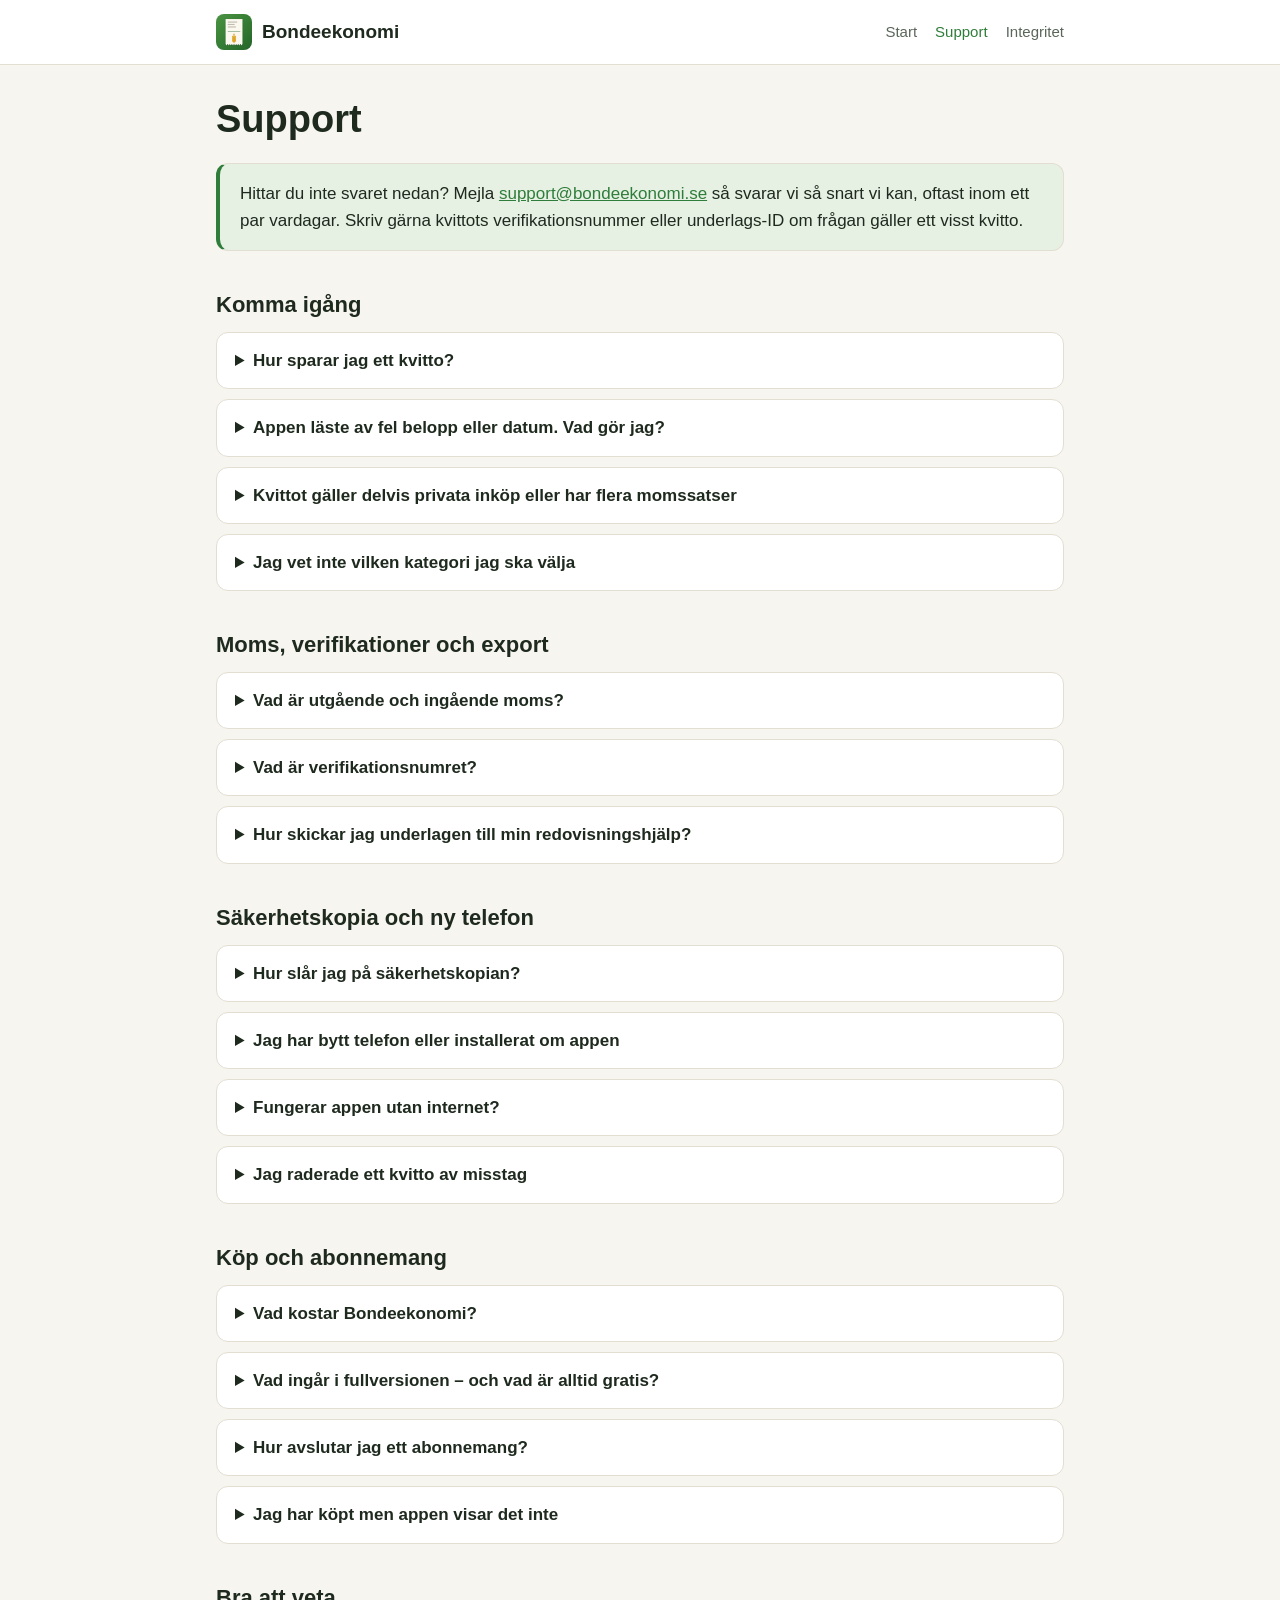
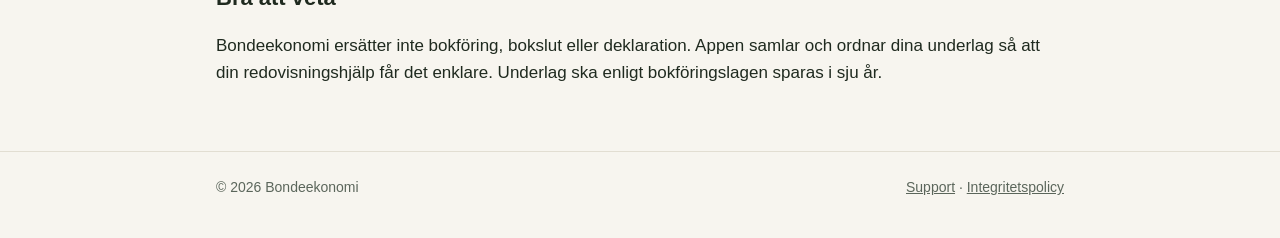
<file: support.html>
<!doctype html>
<html lang="sv">
<head>
  <meta charset="utf-8">
  <meta http-equiv="Content-Security-Policy" content="default-src 'none'; img-src 'self'; style-src 'self'; base-uri 'self'; form-action 'none'; object-src 'none'">
  <meta name="viewport" content="width=device-width, initial-scale=1">
  <title>Support – Bondeekonomi</title>
  <meta name="description" content="Hjälp och vanliga frågor om appen Bondeekonomi.">
  <link rel="icon" href="ikon.png" type="image/png">
  <link rel="apple-touch-icon" href="apple-touch-icon.png">
  <link rel="stylesheet" href="stil.css">
</head>
<body>
  <header class="huvud">
    <div class="ram">
      <a class="logga" href="./"><img src="ikon.png" alt="">Bondeekonomi</a>
      <nav class="meny">
        <a href="./">Start</a>
        <a href="support.html" aria-current="page">Support</a>
        <a href="integritetspolicy.html">Integritet</a>
      </nav>
    </div>
  </header>

  <main class="ram text">
    <h1>Support</h1>
    <div class="ruta">
      Hittar du inte svaret nedan? Mejla <a href="mailto:support@bondeekonomi.se">support@bondeekonomi.se</a> så svarar vi så snart vi kan, oftast inom ett par vardagar. Skriv gärna kvittots verifikationsnummer eller underlags-ID om frågan gäller ett visst kvitto.
    </div>

    <h2>Komma igång</h2>
    <details>
      <summary>Hur sparar jag ett kvitto?</summary>
      <p>Tryck på <strong>Fota kvitto</strong>. Ta en eller flera bilder och spara. Kvittot hamnar i <strong>Att gå igenom</strong>, och du kan fylla i det direkt eller senare. Har du en PDF-faktura eller en bild i telefonen trycker du på <strong>Filer</strong> eller <strong>Bilder</strong> i stället.</p>
    </details>
    <details>
      <summary>Appen läste av fel belopp eller datum. Vad gör jag?</summary>
      <p>Allt som appen läser av är ett förslag. Tryck på fältet och skriv rätt värde innan du sparar. Bilden ändras aldrig.</p>
    </details>
    <details>
      <summary>Kvittot gäller delvis privata inköp eller har flera momssatser</summary>
      <p>Välj <strong>Bara en del</strong> om bara en del av kvittot gäller verksamheten, eller <strong>Flera delar</strong> om varorna har olika kategorier eller momssatser. Bara verksamhetens del räknas i summeringen.</p>
    </details>
    <details>
      <summary>Jag vet inte vilken kategori jag ska välja</summary>
      <p>Välj <strong>Osäker kategori – fråga revisorn</strong>. Kvittot märks då tydligt i listor, summering och export, så att din redovisningshjälp kan titta på det.</p>
    </details>

    <h2>Moms, verifikationer och export</h2>
    <details>
      <summary>Vad är utgående och ingående moms?</summary>
      <p><strong>Utgående moms</strong> är momsen på det du säljer. <strong>Ingående moms</strong> är momsen på det du köper till verksamheten. Under <strong>Summering</strong> ser du båda per månad eller år, per momssats, och skillnaden mellan dem. Det är ett preliminärt underlag – inte en momsdeklaration.</p>
    </details>
    <details>
      <summary>Vad är verifikationsnumret?</summary>
      <p>När ett kvitto är genomgånget får det ett löpnummer per år, t.ex. <strong>2026-0001</strong>. Numret står i listan, i PDF- och CSV-filerna och på kvittobilderna i utskriften, så att det är lätt att para ihop papper och bild. Numret ändras aldrig.</p>
    </details>
    <details>
      <summary>Hur skickar jag underlagen till min redovisningshjälp?</summary>
      <ol>
        <li>Gå till <strong>Summering</strong> och tryck på dela-symbolen (Exportera).</li>
        <li>Välj månad eller helt år och om kvittobilderna ska med.</li>
        <li>Tryck <strong>Skapa filer</strong> och sedan <strong>Dela eller skriv ut</strong> – välj mejl, AirDrop, Filer eller Skriv ut.</li>
      </ol>
    </details>

    <h2>Säkerhetskopia och ny telefon</h2>
    <details>
      <summary>Hur slår jag på säkerhetskopian?</summary>
      <p>Gå till <strong>Mer › Säkerhetskopia</strong> och tryck <strong>Koppla Google Drive</strong>. Kvittona sparas då i mappen Bondeekonomi i din Google Drive. Appen ser bara de filer den själv har skapat.</p>
    </details>
    <details>
      <summary>Jag har bytt telefon eller installerat om appen</summary>
      <p>Installera appen, gå till <strong>Mer › Säkerhetskopia</strong> tryck <strong>Koppla Google Drive</strong> och välj samma Google-konto. Alla kvitton hämtas tillbaka från din Google Drive.</p>
    </details>
    <details>
      <summary>Fungerar appen utan internet?</summary>
      <p>Ja. Du kan fota och fylla i kvitton utan nät. Säkerhetskopian görs automatiskt när telefonen är uppkopplad igen.</p>
    </details>
    <details>
      <summary>Jag raderade ett kvitto av misstag</summary>
      <p>Raderade kvitton ligger kvar i <strong>Alla kvitton › Papperskorg</strong> (papperskorgen uppe till vänster). Svep åt vänster på kvittot och tryck <strong>Återställ</strong>, eller öppna kvittot och tryck <strong>Återställ kvittot</strong>.</p>
    </details>

    <h2>Köp och abonnemang</h2>
    <details>
      <summary>Vad kostar Bondeekonomi?</summary>
      <p>Du provar <strong>gratis i två månader</strong> utan att bestämma dig – provperioden övergår inte i något köp och inget dras automatiskt. Vill du fortsätta väljer du sedan <strong>49 kr i månaden eller 499 kr om året</strong> (inklusive moms) – samma funktioner i båda. Abonnemanget förnyas automatiskt tills du säger upp det.</p>
    </details>
    <details>
      <summary>Vad ingår i fullversionen – och vad är alltid gratis?</summary>
      <p>Fullversionen ger dig nya kvitton, automatisk avläsning och säkerhetskopia i din Google Drive. Dina sparade kvitton kan du alltid se, rätta, summera och exportera, även utan köp. Har du en kod från oss löser du in den under <strong>Mer › Fullversion › Lös in erbjudandekod</strong>.</p>
    </details>
    <details>
      <summary>Hur avslutar jag ett abonnemang?</summary>
      <p>Gå till <strong>Mer › Fullversion › Hantera eller säg upp abonnemanget</strong> i appen, eller till <strong>Inställningar › ditt namn › Abonnemang</strong> på iPhone. Provperioden behöver inte avslutas – den kostar ingenting.</p>
    </details>
    <details>
      <summary>Jag har köpt men appen visar det inte</summary>
      <p>Gå till <strong>Mer › Fullversion</strong> och tryck <strong>Återställ köp</strong>. Kontrollera att du är inloggad med samma Apple-ID som när du köpte. Det fungerar även på en ny telefon.</p>
    </details>

    <h2>Bra att veta</h2>
    <p>Bondeekonomi ersätter inte bokföring, bokslut eller deklaration. Appen samlar och ordnar dina underlag så att din redovisningshjälp får det enklare. Underlag ska enligt bokföringslagen sparas i sju år.</p>
  </main>

  <footer class="fot">
    <div class="ram">
      <span>© 2026 Bondeekonomi</span>
      <span><a href="support.html">Support</a> · <a href="integritetspolicy.html">Integritetspolicy</a></span>
    </div>
  </footer>
</body>
</html>
</file>
<file: hem.css>
/* Bondeekonomi – startsidan (förslag). Inga externa resurser. */

:root {
  --papper: #f6f4ed;
  --yta: #ffffff;
  --skog: #173d2c;
  --skog-ljus: #e3ebe4;
  --text: #17261d;
  --dov: #56615a;
  --guld: #c5a35a;
  /* Guld som text på ljus botten: mörkare ton för att klara WCAG AA (5,4:1). */
  --guld-text: #7d5f1a;
  --guld-ljus: #f3ead4;
  --åker: #d9c79c;
  --kant: #e3dfd2;
  --skugga: 0 1px 2px rgba(23, 38, 29, .06), 0 12px 32px rgba(23, 38, 29, .08);
  color-scheme: light;
}

@media (prefers-color-scheme: dark) {
  :root {
    --papper: #111813;
    --yta: #19221c;
    --skog-ljus: #1f2e24;
    --text: #e9ede8;
    --dov: #a5afa7;
    --guld-text: #c5a35a;
    --guld-ljus: #3a3220;
    --kant: #2b372f;
    --skugga: 0 1px 2px rgba(0, 0, 0, .3), 0 12px 32px rgba(0, 0, 0, .35);
    color-scheme: dark;
  }
}

* { box-sizing: border-box; }
html { -webkit-text-size-adjust: 100%; scroll-behavior: smooth; }
@media (prefers-reduced-motion: reduce) { html { scroll-behavior: auto; } }

body {
  margin: 0;
  background: var(--papper);
  color: var(--text);
  font: 17px/1.6 -apple-system, BlinkMacSystemFont, "Segoe UI", Roboto, "Helvetica Neue", Arial, sans-serif;
}

img { max-width: 100%; height: auto; display: block; }
a { color: var(--skog); }
@media (prefers-color-scheme: dark) { a { color: #9fd0ae; } }

.ram { max-width: 1120px; margin: 0 auto; padding: 0 20px; }
.ikonbank { position: absolute; }
.hoppa { position: absolute; left: -9999px; }
.hoppa:focus { left: 16px; top: 16px; z-index: 10; background: var(--yta); padding: 8px 12px; border-radius: 8px; }
:focus-visible { outline: 3px solid var(--guld); outline-offset: 3px; }

h1, h2, h3 { line-height: 1.15; letter-spacing: -0.02em; margin: 0 0 .5em; }
h2 { font-size: clamp(28px, 4vw, 40px); }
h3 { font-size: 20px; letter-spacing: -0.01em; }
p { margin: 0 0 1em; }
.etikett {
  display: inline-block;
  font-size: 13px; font-weight: 700; letter-spacing: .08em; text-transform: uppercase;
  color: var(--guld-text); margin-bottom: 10px;
}
/* På den mörkgröna botten räcker det ljusa guldet (5,0:1). */
.topp .etikett, .webbruta .etikett { color: var(--guld); }
.ingress { font-size: 19px; color: var(--dov); max-width: 36em; }

/* Knappar */
.knapp {
  display: inline-flex; align-items: center; gap: 10px;
  min-height: 50px; padding: 0 22px; border-radius: 999px;
  font-weight: 600; text-decoration: none; border: 0; font-size: 17px;
}
.knapp.ljus { background: #fff; color: var(--skog); }
.knapp.kontur { color: #fff; box-shadow: inset 0 0 0 1.5px rgba(255, 255, 255, .55); }
.knapp.kontur:hover { box-shadow: inset 0 0 0 1.5px #fff; }
.knapp.skog { background: var(--skog); color: #fff; }
.knapp[aria-disabled="true"] { cursor: default; }
.knapp svg { width: 22px; height: 22px; flex: none; }

/* Sidhuvud */
.huvud {
  position: sticky; top: 0; z-index: 5;
  background: rgba(23, 61, 44, .96);
  -webkit-backdrop-filter: blur(12px); backdrop-filter: blur(12px);
}
.huvud .ram { display: flex; align-items: center; gap: 16px; min-height: 64px; }
.logga { display: flex; align-items: center; gap: 10px; color: #fff; text-decoration: none; font-weight: 700; font-size: 19px; }
.logga img { width: 34px; height: 34px; border-radius: 8px; }
.meny { display: flex; gap: 22px; margin-left: auto; align-items: center; }
.meny a { color: rgba(255, 255, 255, .85); text-decoration: none; font-size: 15px; font-weight: 500; }
.meny a:hover { color: #fff; }
.meny .logga-in {
  color: var(--skog); background: #fff; padding: 7px 14px; border-radius: 999px; font-weight: 600;
}
.meny .logga-in:hover { color: var(--skog); background: var(--guld-ljus); }
@media (max-width: 760px) {
  .meny a:not(.logga-in) { display: none; }
}

/* Topp */
.topp {
  background: var(--skog);
  color: #fff;
  position: relative;
  overflow: hidden;
}
.topp .ram {
  display: grid; grid-template-columns: 1.05fr .95fr; gap: 40px; align-items: center;
  padding-top: 72px; padding-bottom: 0;
}
.topp h1 { font-size: clamp(38px, 6vw, 64px); margin-bottom: 20px; }
.topp h1 em { font-style: normal; color: var(--guld); }
.topp .ingress { color: rgba(255, 255, 255, .82); }
.topp .knappar { display: flex; flex-wrap: wrap; gap: 12px; margin: 28px 0 14px; }
.topp .liten { color: rgba(255, 255, 255, .78); font-size: 15px; }
.status {
  display: inline-flex; align-items: center; gap: 8px; font-size: 15px; font-weight: 600;
  color: rgba(255, 255, 255, .9); padding: 6px 14px; border-radius: 999px; background: rgba(255, 255, 255, .1);
}
.status svg { width: 18px; height: 18px; }
.topp-text { padding-bottom: 72px; }
.åkrar { position: absolute; left: 0; right: 0; bottom: 0; width: 100%; height: 180px; pointer-events: none; }

.telefoner { position: relative; height: 560px; align-self: end; }
.telefoner .telefon { position: absolute; bottom: -60px; width: 270px; }
.telefoner .telefon:first-child { left: 8%; z-index: 2; }
.telefoner .telefon:last-child { right: 2%; bottom: -120px; transform: rotate(4deg); opacity: .97; }

.telefon {
  background: #0d1410;
  border-radius: 46px;
  padding: 9px;
  box-shadow: 0 30px 60px rgba(0, 0, 0, .35), inset 0 0 0 1.5px rgba(255, 255, 255, .12);
}
.telefon img { border-radius: 38px; width: 100%; }

@media (max-width: 860px) {
  .topp .ram { grid-template-columns: 1fr; padding-top: 48px; }
  .topp-text { padding-bottom: 0; }
  .telefoner { height: 440px; max-width: 420px; width: 100%; margin: 0 auto; }
  .telefoner .telefon { width: 210px; }
}
@media (max-width: 420px) {
  .telefoner { height: 380px; }
  .telefoner .telefon { width: 180px; }
  .telefoner .telefon:first-child { left: 2%; }
}

/* Förtroende */
.fakta-rad { background: var(--yta); border-bottom: 1px solid var(--kant); position: relative; z-index: 1; }
.fakta-rad ul {
  list-style: none; margin: 0; padding: 22px 0;
  display: grid; grid-template-columns: repeat(4, 1fr); gap: 16px;
}
.fakta-rad li { display: flex; align-items: center; gap: 12px; font-size: 15px; font-weight: 600; line-height: 1.3; }
.fakta-rad svg { width: 28px; height: 28px; flex: none; color: var(--skog); }
@media (prefers-color-scheme: dark) { .fakta-rad svg { color: var(--guld); } }
@media (max-width: 860px) { .fakta-rad ul { grid-template-columns: 1fr 1fr; } }

/* Avsnitt */
.avsnitt { padding: 96px 0; }
.avsnitt.vit { background: var(--yta); }
.rubrik { text-align: center; max-width: 720px; margin: 0 auto 48px; }
.rubrik .ingress { margin: 0 auto; }

/* Tre steg */
.flöde { width: 100%; max-width: 860px; margin: 0 auto 40px; display: block; }
.steg { display: grid; grid-template-columns: repeat(3, 1fr); gap: 24px; counter-reset: steg; }
.steg li { list-style: none; background: var(--papper); border: 1px solid var(--kant); border-radius: 22px; padding: 26px; }
.steg li::before {
  counter-increment: steg; content: counter(steg);
  display: grid; place-items: center; width: 34px; height: 34px; border-radius: 50%;
  background: var(--skog); color: #fff; font-weight: 700; margin-bottom: 14px;
}
.steg p { color: var(--dov); margin: 0; }
.steg ol { padding: 0; }
@media (max-width: 760px) { .steg { grid-template-columns: 1fr; } }

/* Funktioner med skärmbild */
.funktion {
  display: grid; grid-template-columns: 1fr 1fr; gap: 64px; align-items: center;
  margin-bottom: 96px;
}
.funktion:last-child { margin-bottom: 0; }
.funktion.vänd .funktion-bild { order: 2; }
.funktion-bild { display: flex; justify-content: center; position: relative; }
.funktion-bild::before {
  content: ""; position: absolute; inset: 12% 8%; border-radius: 40px;
  background: var(--skog-ljus); transform: rotate(-3deg);
}
.funktion-bild .telefon { width: 290px; position: relative; }
.funktion ul { padding: 0; margin: 18px 0 0; list-style: none; }
.funktion li { display: flex; gap: 12px; margin-bottom: 10px; }
.funktion li svg { width: 22px; height: 22px; flex: none; margin-top: 3px; color: var(--guld); }
@media (max-width: 860px) {
  .funktion { grid-template-columns: 1fr; gap: 32px; margin-bottom: 72px; }
  .funktion.vänd .funktion-bild { order: 0; }
  .funktion-bild .telefon { width: 250px; }
}

/* Delat kvitto */
.delat { display: grid; grid-template-columns: 1fr 1fr; gap: 48px; align-items: center; }
@media (max-width: 860px) { .delat { grid-template-columns: 1fr; } }
.kvittokort {
  background: var(--yta); border-radius: 22px; box-shadow: var(--skugga); padding: 24px; border: 1px solid var(--kant);
}
.kvittokort header { display: flex; justify-content: space-between; align-items: baseline; gap: 12px; margin-bottom: 16px; }
.kvittokort header strong { font-size: 19px; }
.ver { font-size: 13px; font-weight: 700; color: #fff; background: #c8382f; border-radius: 6px; padding: 2px 8px; white-space: nowrap; }
.del { display: grid; grid-template-columns: 1fr auto; gap: 2px 12px; padding: 14px 0; border-top: 1px solid var(--kant); }
.del .belopp { font-weight: 600; font-variant-numeric: tabular-nums; text-align: right; }
.del small { color: var(--dov); font-size: 14px; }
.märke { display: inline-block; font-size: 12px; font-weight: 600; border-radius: 6px; padding: 1px 8px; margin-left: 6px; }
.märke.osäker { background: #fde8c8; color: #8a4b00; }
.märke.privat { background: var(--kant); color: var(--dov); }
.del.privat .belopp { color: var(--dov); text-decoration: line-through; }
.kvittokort footer { display: flex; justify-content: space-between; padding-top: 14px; border-top: 2px solid var(--text); font-weight: 700; }
.kvittokort footer span:last-child { font-variant-numeric: tabular-nums; }
.kvittokort .not { font-size: 14px; color: var(--dov); margin: 10px 0 0; }

.exkl {
  margin-top: 24px; padding: 18px 20px; border-radius: 16px;
  background: var(--guld-ljus); display: flex; gap: 14px;
}
.exkl svg { width: 26px; height: 26px; flex: none; color: var(--skog); }
@media (prefers-color-scheme: dark) { .exkl svg { color: var(--guld); } }
.exkl p { margin: 0; font-size: 15px; }

/* PDF-miniatyr */
.pdf { display: flex; justify-content: center; gap: 16px; flex-wrap: wrap; }
.pdf svg { width: 220px; height: auto; filter: drop-shadow(0 12px 24px rgba(23, 38, 29, .14)); }

/* Webb */
.webbruta {
  background: var(--skog); color: #fff; border-radius: 32px; padding: 48px;
  display: grid; grid-template-columns: 1.2fr .8fr; gap: 32px; align-items: center;
}
.webbruta p { color: rgba(255, 255, 255, .82); }
.webbruta .knappar { display: flex; flex-wrap: wrap; gap: 12px; }
.webbruta svg.illustration { width: 100%; max-width: 300px; justify-self: center; }
@media (max-width: 760px) { .webbruta { grid-template-columns: 1fr; padding: 32px 24px; } }

/* Pris */
.priser { display: grid; grid-template-columns: 1fr 1fr; gap: 24px; max-width: 760px; margin: 0 auto; }
@media (max-width: 640px) { .priser { grid-template-columns: 1fr; } }
.pris { background: var(--yta); border: 1px solid var(--kant); border-radius: 26px; padding: 32px; position: relative; }
.pris.vald { border: 2px solid var(--skog); }
@media (prefers-color-scheme: dark) { .pris.vald { border-color: var(--guld); } }
.pris.ensam { max-width: 460px; margin: 0 auto; text-align: left; }
.pris .spara {
  position: absolute; top: -13px; right: 24px; background: var(--guld); color: #17261d;
  font-size: 13px; font-weight: 700; padding: 4px 12px; border-radius: 999px;
}
.pris .belopp { font-size: 48px; font-weight: 800; letter-spacing: -0.03em; line-height: 1; }
.pris .belopp small { font-size: 18px; font-weight: 600; color: var(--dov); letter-spacing: 0; }
.pris ul { padding: 0; margin: 20px 0 0; list-style: none; color: var(--dov); font-size: 15px; }
.pris li { padding: 6px 0 6px 26px; position: relative; }
.pris li::before { content: "✓"; position: absolute; left: 0; color: var(--guld); font-weight: 700; }
.prisnot { text-align: center; color: var(--dov); font-size: 15px; max-width: 640px; margin: 24px auto 0; }

/* Frågor */
.frågor { max-width: 760px; margin: 0 auto; }
.frågor details { background: var(--yta); border: 1px solid var(--kant); border-radius: 16px; margin-bottom: 12px; }
.frågor summary { cursor: pointer; padding: 18px 22px; font-weight: 600; list-style: none; display: flex; justify-content: space-between; gap: 12px; }
.frågor summary::-webkit-details-marker { display: none; }
.frågor summary::after { content: "+"; font-size: 22px; line-height: 1; color: var(--guld); }
.frågor details[open] summary::after { content: "–"; }
.frågor details p { padding: 0 22px 18px; margin: 0; color: var(--dov); }

/* Fot */
.fot { background: var(--skog); color: rgba(255, 255, 255, .75); padding: 48px 0; font-size: 15px; }
.fot .ram { display: flex; flex-wrap: wrap; gap: 24px; justify-content: space-between; align-items: flex-start; }
.fot a { color: #fff; }
.fot nav { display: flex; gap: 20px; flex-wrap: wrap; }
.fot p { margin: 8px 0 0; max-width: 34em; }

/* Ankarlänkar hamnar under det klistrade sidhuvudet */
[id] { scroll-margin-top: 72px; }
@media (max-width: 420px) {
  .fakta-rad li { font-size: 14px; gap: 10px; }
  .fakta-rad svg { width: 24px; height: 24px; }
  .avsnitt { padding: 72px 0; }
}
</file>
<file: app/app.css>
/* Bondeekonomi – webbversionen (Mina kvitton). Inga externa resurser. */

:root {
  --bakgrund: #f6f4ed;
  --yta: #ffffff;
  --text: #17261d;
  --dov: #5d6a60;
  --grön: #173d2c;
  --grön-mellan: #2f6b45;
  --grön-ljus: #e7efe6;
  --guld: #c5a35a;
  --åker: #d9c79c;
  --åker-ljus: #e9dfc4;
  --kant: #e3dfd2;
  --orange: #b4610e;
  --orange-ljus: #fbefdf;
  --röd: #b42318;
  color-scheme: light;
}

@media (prefers-color-scheme: dark) {
  :root {
    --bakgrund: #121813;
    --yta: #1b231c;
    --text: #e8ede7;
    --dov: #a4b0a5;
    --grön: #8fcf9d;
    --grön-mellan: #6fbf80;
    --grön-ljus: #1f2e22;
    --guld: #d6b56b;
    --åker: #5b5236;
    --åker-ljus: #3d3826;
    --kant: #2c372d;
    --orange: #f0a65a;
    --orange-ljus: #33281a;
    --röd: #f2867b;
    color-scheme: dark;
  }
}

* { box-sizing: border-box; }
html { -webkit-text-size-adjust: 100%; }
body {
  margin: 0;
  background: var(--bakgrund);
  color: var(--text);
  font: 16px/1.55 -apple-system, BlinkMacSystemFont, "Segoe UI", Roboto, "Helvetica Neue", Arial, sans-serif;
  min-height: 100vh;
  display: flex;
  flex-direction: column;
}
main { flex: 1; }
a { color: var(--grön-mellan); }
.ram { max-width: 1040px; margin: 0 auto; padding: 0 16px; }
[hidden] { display: none !important; }
:focus-visible { outline: 3px solid var(--guld); outline-offset: 2px; }

/* Sidhuvud */
.topp { background: var(--yta); border-bottom: 1px solid var(--kant); }
.topp-inre { display: flex; align-items: center; justify-content: space-between; min-height: 60px; gap: 12px; }
.logga { display: flex; align-items: center; gap: 10px; color: var(--text); text-decoration: none; font-weight: 700; font-size: 18px; }
.logga img { border-radius: 7px; }
.konto { display: flex; align-items: center; gap: 12px; font-size: 14px; color: var(--dov); min-width: 0; }
.konto span { overflow: hidden; text-overflow: ellipsis; white-space: nowrap; }
.länkknapp { background: none; border: 0; color: var(--grön-mellan); font: inherit; cursor: pointer; padding: 6px 0; text-decoration: underline; }

.knapp {
  display: inline-flex; align-items: center; gap: 10px;
  background: var(--grön); color: #fff; border: 0; border-radius: 12px;
  padding: 14px 26px; font-family: inherit; font-size: 17px; font-weight: 600; line-height: 1; cursor: pointer;
}
.knapp:hover { background: var(--grön-mellan); }
@media (prefers-color-scheme: dark) { .knapp { color: #10170f; } }

.fel { background: var(--orange-ljus); color: var(--orange); border-radius: 12px; padding: 12px 16px; margin: 20px 0 0; }

/* Inloggning */
.inloggning { max-width: 560px; margin: 0 auto; text-align: center; padding: 48px 0 56px; }
.illustration { width: 240px; height: 160px; }
.inloggning h1 { font-size: clamp(28px, 6vw, 40px); line-height: 1.15; margin: 16px 0 12px; color: var(--grön); }
.ingress { font-size: 18px; color: var(--dov); margin: 0 0 28px; }
.fakta { text-align: left; background: var(--yta); border: 1px solid var(--kant); border-radius: 16px; padding: 18px 22px 18px 40px; margin: 28px 0 12px; color: var(--dov); font-size: 15px; }
.fakta li { margin: 4px 0; }
.liten { font-size: 14px; color: var(--dov); }

/* Laddar */
.laddar { text-align: center; padding: 80px 0; color: var(--dov); }
.snurra { width: 36px; height: 36px; margin: 0 auto 16px; border-radius: 50%; border: 4px solid var(--kant); border-top-color: var(--grön); animation: snurra 1s linear infinite; }
@keyframes snurra { to { transform: rotate(360deg); } }
@media (prefers-reduced-motion: reduce) { .snurra { animation: none; } }

/* Verktygsrad */
.demoband { background: var(--grön-ljus); color: var(--grön); border-radius: 12px; padding: 10px 16px; margin: 20px 0 0; font-size: 15px; }
.verktyg { display: flex; flex-wrap: wrap; justify-content: space-between; gap: 12px; margin: 24px 0 16px; }
.flikar { display: inline-flex; background: var(--yta); border: 1px solid var(--kant); border-radius: 12px; padding: 4px; }
.flikar button { border: 0; background: none; font: inherit; font-weight: 600; color: var(--dov); padding: 8px 14px; border-radius: 9px; cursor: pointer; }
.flikar button[aria-selected="true"] { background: var(--grön); color: #fff; }
@media (prefers-color-scheme: dark) { .flikar button[aria-selected="true"] { color: #10170f; } }
.verktyg > * { min-width: 0; }
.val { display: flex; flex-wrap: wrap; gap: 10px; align-items: center; min-width: 0; }
.val label { display: flex; align-items: center; gap: 6px; font-size: 14px; color: var(--dov); }
.val label[hidden] { display: none; }
#sökval { flex: 1 1 260px; }
#sökval input { flex: 1; min-width: 0; }
.antal { margin: 0 0 8px; font-size: 14px; color: var(--dov); }
select, input[type="search"] {
  font: inherit; color: var(--text); background: var(--yta); border: 1px solid var(--kant);
  border-radius: 10px; padding: 8px 10px;
}
input[type="search"] { min-width: 0; flex: 1 1 220px; max-width: 100%; }

/* Kvittolistan */
.lista { display: grid; gap: 8px; margin-bottom: 40px; }
.kvitto {
  display: grid; grid-template-columns: 92px 1fr auto; gap: 4px 16px; align-items: center;
  background: var(--yta); border: 1px solid var(--kant); border-radius: 14px; padding: 14px 16px;
  text-align: left; font: inherit; color: inherit; cursor: pointer; width: 100%;
}
.kvitto:hover { border-color: var(--grön-mellan); }
.kvitto > span { min-width: 0; display: block; }
.kvitto .datum { color: var(--dov); font-size: 14px; font-variant-numeric: tabular-nums; }
.kvitto .ver { display: block; font-size: 12px; color: var(--guld); font-weight: 700; letter-spacing: .02em; }
.kvitto .titel { display: block; font-weight: 600; overflow: hidden; text-overflow: ellipsis; white-space: nowrap; }
.kvitto .under { display: block; color: var(--dov); font-size: 14px; overflow: hidden; text-overflow: ellipsis; white-space: nowrap; }
.kvitto .belopp { font-weight: 700; font-variant-numeric: tabular-nums; text-align: right; white-space: nowrap; }
.kvitto .belopp.inkomst { color: var(--grön-mellan); }
.märke { display: inline-block; font-size: 12px; font-weight: 700; border-radius: 999px; padding: 2px 8px; margin-left: 6px; vertical-align: 1px; }
.märke.orange { background: var(--orange-ljus); color: var(--orange); }
.tomt { text-align: center; color: var(--dov); padding: 48px 16px; background: var(--yta); border: 1px dashed var(--kant); border-radius: 16px; }

@media (max-width: 560px) {
  .kvitto { grid-template-columns: 1fr auto; }
  .kvitto .datum { grid-column: 1 / -1; }
  .flikar { width: 100%; }
  .flikar button { flex: 1; }
  .val { width: 100%; }
  .val label { flex: 1 1 140px; }
  .val select { flex: 1; min-width: 0; }
}

/* Summering */
.kort-rad { display: grid; grid-template-columns: repeat(auto-fit, minmax(220px, 1fr)); gap: 12px; margin-bottom: 16px; }
.kort { background: var(--yta); border: 1px solid var(--kant); border-radius: 16px; padding: 18px 20px; }
.kort h3 { margin: 0 0 4px; font-size: 15px; color: var(--dov); font-weight: 600; }
.kort .stort { font-size: 28px; font-weight: 700; font-variant-numeric: tabular-nums; color: var(--grön); }
.kort .förklaring { font-size: 14px; color: var(--dov); margin: 4px 0 0; }
.kort ul { list-style: none; padding: 0; margin: 10px 0 0; font-size: 14px; color: var(--dov); font-variant-numeric: tabular-nums; }
.varning { color: var(--orange); font-size: 14px; }
table.summor { width: 100%; border-collapse: collapse; font-variant-numeric: tabular-nums; }
.summor th, .summor td { text-align: left; padding: 8px 4px; border-bottom: 1px solid var(--kant); }
.summor td.tal, .summor th.tal { text-align: right; white-space: nowrap; }
.summor tfoot td { font-weight: 700; border-bottom: 0; }
.fotnot { color: var(--dov); font-size: 14px; margin: 8px 0 40px; }

/* Detalj */
dialog {
  border: 0; border-radius: 20px; padding: 0; width: min(760px, calc(100% - 24px)); max-height: calc(100% - 32px);
  background: var(--yta); color: var(--text); box-shadow: 0 20px 60px rgba(0, 0, 0, .25);
}
dialog::backdrop { background: rgba(15, 25, 18, .45); }
.detalj-inre { padding: 24px; position: relative; }
.stäng { position: absolute; top: 12px; right: 14px; border: 0; background: var(--bakgrund); color: var(--text); width: 36px; height: 36px; border-radius: 50%; font-size: 22px; cursor: pointer; }
.detalj-ver { color: var(--guld); font-weight: 700; margin: 0; }
.detalj-inre h2 { margin: 2px 40px 4px 0; font-size: 24px; }
.uppgifter { display: grid; grid-template-columns: max-content 1fr; gap: 6px 16px; margin: 16px 0; }
.uppgifter dt { color: var(--dov); }
.uppgifter dd { margin: 0; }
.rader { list-style: none; padding: 0; margin: 0 0 8px; border-top: 1px solid var(--kant); }
.rader li { display: grid; grid-template-columns: 1fr auto; gap: 2px 12px; padding: 10px 0; border-bottom: 1px solid var(--kant); }
.rader li.privat { color: var(--dov); }
.radtitel { font-weight: 600; min-width: 0; overflow-wrap: anywhere; }
.radbelopp { font-weight: 600; font-variant-numeric: tabular-nums; white-space: nowrap; }
.radinfo { grid-column: 1 / -1; color: var(--dov); font-size: 14px; }
.rader .märke { justify-self: start; margin-left: 0; }
.märke.grå { background: var(--bakgrund); color: var(--dov); }
.verksamhet { margin: 8px 0 0; }
.bilder { display: grid; grid-template-columns: repeat(auto-fill, minmax(200px, 1fr)); gap: 12px; margin-top: 16px; }
.bilder a, .bilder .bildplats { display: block; border: 1px solid var(--kant); border-radius: 12px; overflow: hidden; background: var(--bakgrund); min-height: 160px; }
.bilder img { display: block; width: 100%; height: auto; }
.bildplats { display: flex; align-items: center; justify-content: center; color: var(--dov); font-size: 14px; padding: 16px; }

/* Sidfot */
.fot { border-top: 1px solid var(--kant); padding: 20px 0 32px; font-size: 14px; color: var(--dov); }
.fot .ram { display: flex; flex-wrap: wrap; justify-content: space-between; gap: 8px 24px; }
.fot a { color: var(--dov); }
</file>
<file: stil.css>
/* Bondeekonomi – gemensam stil för hemsidan. Inga externa resurser. */

:root {
  --bakgrund: #f7f5ef;
  --yta: #ffffff;
  --text: #1f2a1f;
  --dov: #5b665b;
  --grön: #2f7d3a;
  --grön-mörk: #23612c;
  --grön-ljus: #e6f0e3;
  --guld: #d9a12b;
  --kant: #e2ded2;
  --fyll-i: #fff3c4;
  color-scheme: light;
}

@media (prefers-color-scheme: dark) {
  :root {
    --bakgrund: #141a14;
    --yta: #1d251d;
    --text: #e8ece6;
    --dov: #a3ada2;
    --grön: #5fb36b;
    --grön-mörk: #7cc887;
    --grön-ljus: #1f2e20;
    --guld: #e5b54a;
    --kant: #2e3a2e;
    --fyll-i: #4a4020;
    color-scheme: dark;
  }
}

* { box-sizing: border-box; }

html { -webkit-text-size-adjust: 100%; }

body {
  margin: 0;
  background: var(--bakgrund);
  color: var(--text);
  font: 17px/1.6 -apple-system, BlinkMacSystemFont, "Segoe UI", Roboto, "Helvetica Neue", Arial, sans-serif;
}

a { color: var(--grön); }
a:hover { color: var(--grön-mörk); }

.ram {
  max-width: 880px;
  margin: 0 auto;
  padding: 0 16px;
}

/* Sidhuvud */
.huvud {
  border-bottom: 1px solid var(--kant);
  background: var(--yta);
}
.huvud .ram {
  display: flex;
  align-items: center;
  justify-content: space-between;
  gap: 12px;
  min-height: 64px;
  flex-wrap: wrap;
}
.logga {
  display: flex;
  align-items: center;
  gap: 10px;
  color: var(--text);
  text-decoration: none;
  font-weight: 700;
  font-size: 19px;
}
.logga img { width: 36px; height: 36px; border-radius: 8px; }
.meny { display: flex; gap: 18px; flex-wrap: wrap; font-size: 15px; }
.meny a { text-decoration: none; color: var(--dov); }
.meny a:hover, .meny a[aria-current="page"] { color: var(--grön); }

/* Startsidans topp */
.topp {
  padding: 56px 0 40px;
  text-align: center;
}
.topp img { width: 112px; height: 112px; border-radius: 24px; box-shadow: 0 8px 24px rgba(0, 0, 0, .12); }
.topp h1 { font-size: clamp(30px, 6vw, 44px); line-height: 1.15; margin: 24px 0 12px; }
.topp p.ingress { font-size: 19px; color: var(--dov); max-width: 620px; margin: 0 auto 28px; }

.knapp {
  display: inline-block;
  background: var(--grön);
  color: #fff;
  padding: 13px 24px;
  border-radius: 12px;
  font-weight: 600;
  text-decoration: none;
}
.knapp:hover { background: var(--grön-mörk); color: #fff; }
.knapp.inaktiv,
.knapp.inaktiv:hover { background: var(--yta); color: var(--dov); border: 1px solid var(--kant); cursor: default; }
.liten { font-size: 14px; color: var(--dov); }

/* Kort med funktioner */
.rutnät {
  display: grid;
  grid-template-columns: repeat(auto-fit, minmax(240px, 1fr));
  gap: 16px;
  margin: 8px 0 48px;
}
.kort {
  background: var(--yta);
  border: 1px solid var(--kant);
  border-radius: 16px;
  padding: 20px;
}
.kort h3 { margin: 0 0 6px; font-size: 18px; }
.kort p { margin: 0; color: var(--dov); font-size: 16px; }
.kort .symbol { font-size: 26px; line-height: 1; margin-bottom: 10px; }

h2 { font-size: 26px; margin: 48px 0 16px; }

/* Pris */
.priser {
  display: grid;
  grid-template-columns: repeat(auto-fit, minmax(220px, 1fr));
  gap: 16px;
}
.pris { text-align: center; }
.pris .belopp { font-size: 34px; font-weight: 700; color: var(--grön); }
.pris .period { color: var(--dov); }

/* Textsidor (policy, support) */
.text { padding-top: 32px; padding-bottom: 48px; }
.text h1 { font-size: clamp(28px, 5vw, 38px); line-height: 1.2; margin: 0 0 8px; }
.text h2 { font-size: 22px; margin: 36px 0 10px; }
.text li { margin: 4px 0; }
.ruta {
  background: var(--grön-ljus);
  border: 1px solid var(--kant);
  border-left: 4px solid var(--grön);
  border-radius: 12px;
  padding: 16px 20px;
  margin: 20px 0;
}
.ruta ul { margin: 0; padding-left: 20px; }

details {
  background: var(--yta);
  border: 1px solid var(--kant);
  border-radius: 12px;
  padding: 14px 18px;
  margin: 10px 0;
}
summary { cursor: pointer; font-weight: 600; }
details p, details ol, details ul { margin: 10px 0 0; color: var(--text); }

/* Uppgifter som ägaren ska fylla i innan sidan publiceras. */
.fyll-i { background: var(--fyll-i); padding: 0 4px; border-radius: 4px; }

/* Sidfot */
.fot {
  border-top: 1px solid var(--kant);
  padding: 24px 0 40px;
  font-size: 14px;
  color: var(--dov);
}
.fot .ram { display: flex; flex-wrap: wrap; gap: 8px 24px; justify-content: space-between; }
.fot a { color: var(--dov); }
</file>
